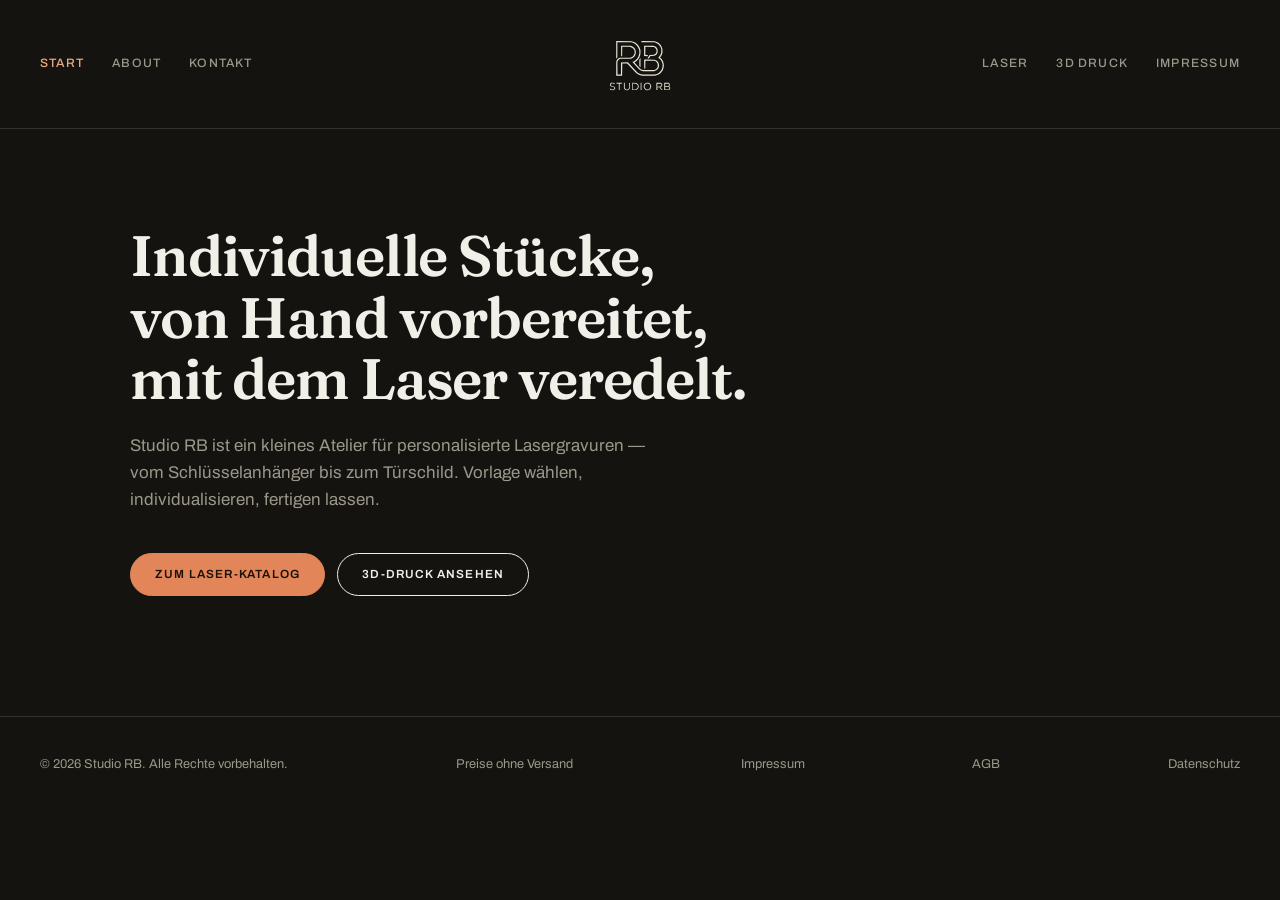
<file: index.html>
<!doctype html>
<html lang="de">
<head>
  <meta charset="utf-8">
  <meta name="viewport" content="width=device-width, initial-scale=1">
  <link rel="icon" type="image/svg+xml" href="assets/logo/rb-studio-favicon.svg">
  <title>Studio RB — Lasergravuren nach Maß</title>
  <link rel="stylesheet" href="assets/css/style.css">
</head>
<body>
  <header class="site-header">
    <button class="menu-toggle" id="menu-toggle" aria-label="Menü öffnen" aria-expanded="false">
      <span></span><span></span><span></span>
    </button>
    <nav class="site-nav nav-left">
      <a href="index.html" aria-current="page">Start</a>
      <a href="about.html">About</a>
      <a href="contact.html">Kontakt</a>
    </nav>
    <div class="brand-block">
      <a class="brand" href="index.html">
        <img class="brand-logo" src="assets/logo/rb-studio-logo.svg" alt="Studio RB">
      </a>
    </div>
    <nav class="site-nav nav-right">
      <a href="laser.html">Laser</a>
      <a href="3d-druck.html">3D Druck</a>
      <a href="impressum.html">Impressum</a>
    </nav>
    <nav class="mobile-nav" id="mobile-nav" hidden>
      <a href="index.html" aria-current="page">Start</a>
      <a href="about.html">About</a>
      <a href="contact.html">Kontakt</a>
      <a href="laser.html">Laser</a>
      <a href="3d-druck.html">3D Druck</a>
      <a href="impressum.html">Impressum</a>
    </nav>
  </header>

  <main class="home">
    <h1>Individuelle Stücke, von Hand vorbereitet, mit dem Laser veredelt.</h1>
    <p class="intro">Studio RB ist ein kleines Atelier für personalisierte Lasergravuren — vom Schlüsselanhänger bis zum Türschild. Vorlage wählen, individualisieren, fertigen lassen.</p>
    <div class="actions">
      <a class="btn primary" href="laser.html">Zum Laser-Katalog</a>
      <a class="btn" href="3d-druck.html">3D-Druck ansehen</a>
    </div>
  </main>

  <footer class="site-footer">
    <p>&copy; <span id="copyright-year"></span> Studio RB. Alle Rechte vorbehalten.</p>
    <p class="footer-note">Preise ohne Versand</p>
    <a href="impressum.html">Impressum</a>
    <a href="agb.html">AGB</a>
    <a href="datenschutz.html">Datenschutz</a>
  </footer>

  <script src="assets/js/nav.js"></script>
</body>
</html>
</file>
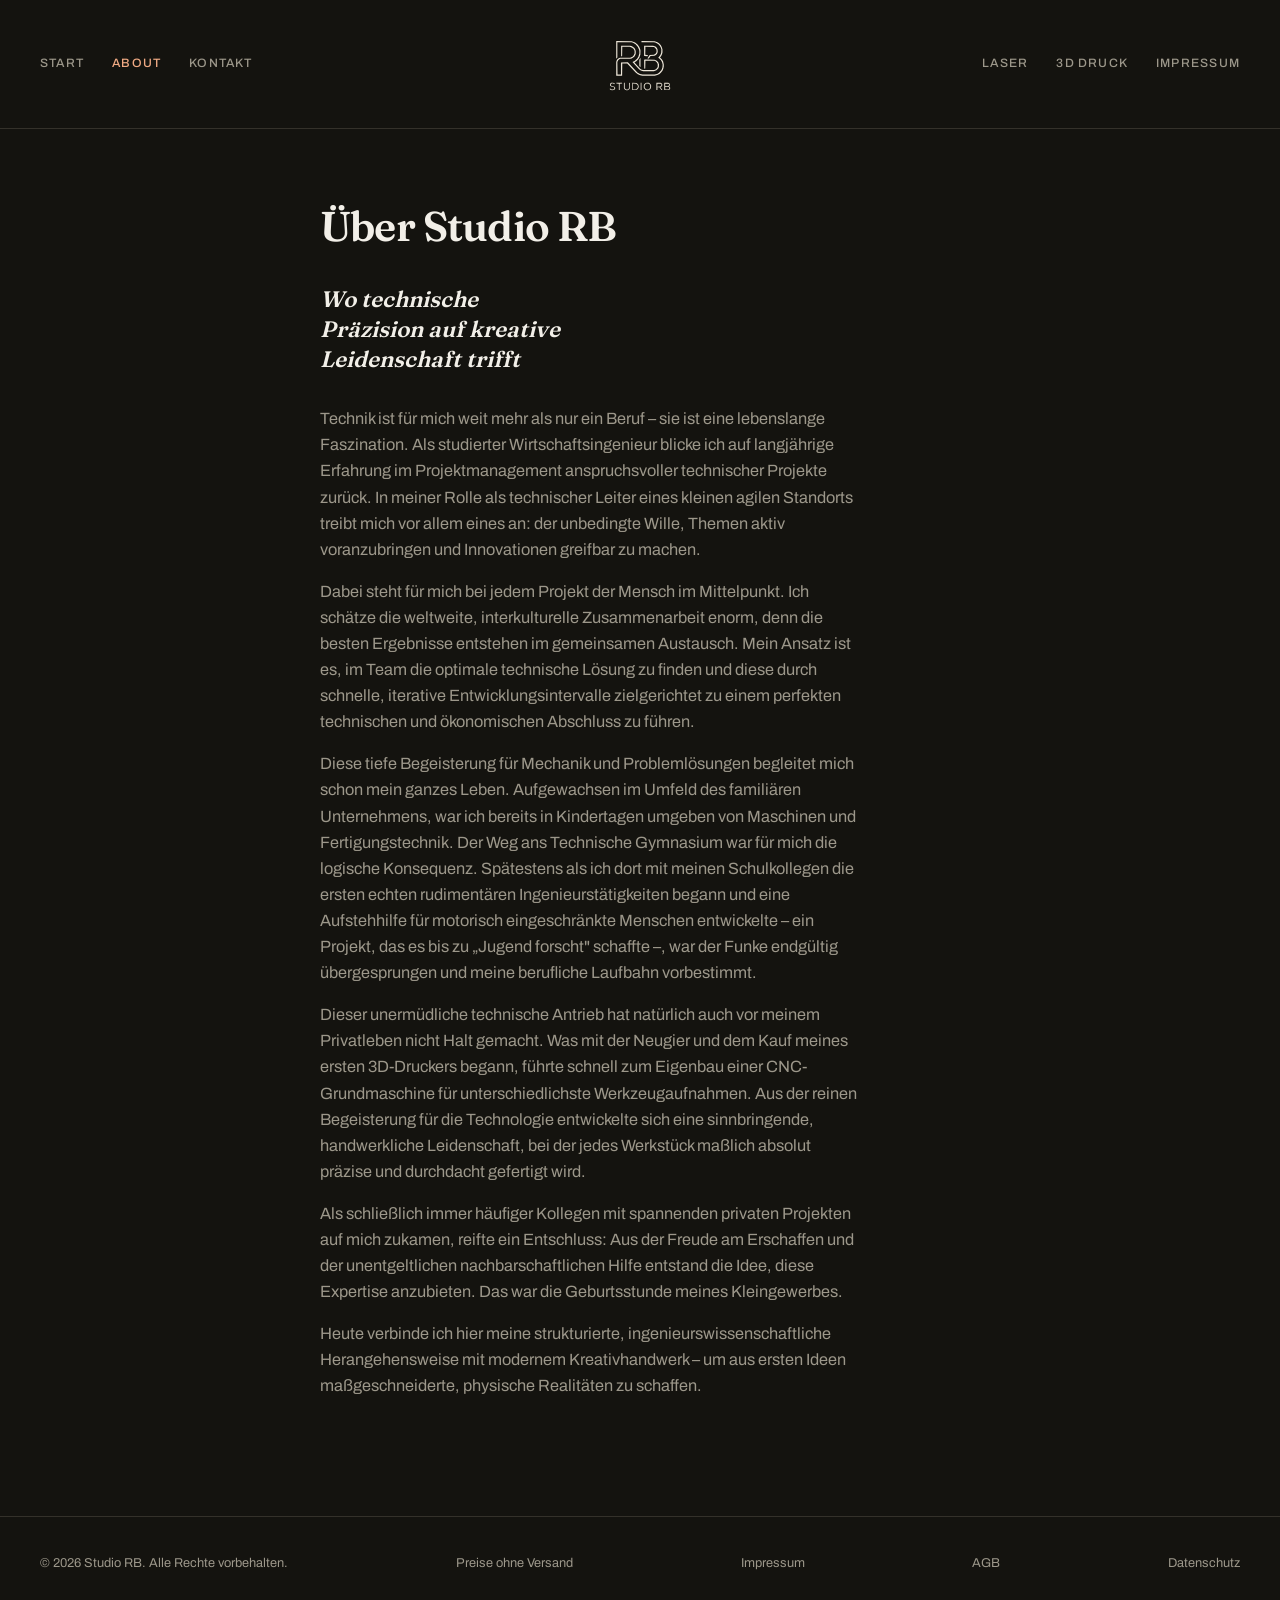
<file: about.html>
<!doctype html>
<html lang="de">
<head>
  <meta charset="utf-8">
  <meta name="viewport" content="width=device-width, initial-scale=1">
  <link rel="icon" type="image/svg+xml" href="assets/logo/rb-studio-favicon.svg">
  <title>About — Studio RB</title>
  <link rel="stylesheet" href="assets/css/style.css">
</head>
<body>
  <header class="site-header">
    <button class="menu-toggle" id="menu-toggle" aria-label="Menü öffnen" aria-expanded="false">
      <span></span><span></span><span></span>
    </button>
    <nav class="site-nav nav-left">
      <a href="index.html">Start</a>
      <a href="about.html" aria-current="page">About</a>
      <a href="contact.html">Kontakt</a>
    </nav>
    <div class="brand-block">
      <a class="brand" href="index.html">
        <img class="brand-logo" src="assets/logo/rb-studio-logo.svg" alt="Studio RB">
      </a>
    </div>
    <nav class="site-nav nav-right">
      <a href="laser.html">Laser</a>
      <a href="3d-druck.html">3D Druck</a>
      <a href="impressum.html">Impressum</a>
    </nav>
    <nav class="mobile-nav" id="mobile-nav" hidden>
      <a href="index.html">Start</a>
      <a href="about.html" aria-current="page">About</a>
      <a href="contact.html">Kontakt</a>
      <a href="laser.html">Laser</a>
      <a href="3d-druck.html">3D Druck</a>
      <a href="impressum.html">Impressum</a>
    </nav>
  </header>

  <main class="page">
    <h1>Über Studio RB</h1>
    <p class="lede">Wo technische Präzision auf kreative Leidenschaft trifft</p>

    <p>Technik ist für mich weit mehr als nur ein Beruf – sie ist eine lebenslange Faszination. Als studierter Wirtschaftsingenieur blicke ich auf langjährige Erfahrung im Projektmanagement anspruchsvoller technischer Projekte zurück. In meiner Rolle als technischer Leiter eines kleinen agilen Standorts treibt mich vor allem eines an: der unbedingte Wille, Themen aktiv voranzubringen und Innovationen greifbar zu machen.</p>

    <p>Dabei steht für mich bei jedem Projekt der Mensch im Mittelpunkt. Ich schätze die weltweite, interkulturelle Zusammenarbeit enorm, denn die besten Ergebnisse entstehen im gemeinsamen Austausch. Mein Ansatz ist es, im Team die optimale technische Lösung zu finden und diese durch schnelle, iterative Entwicklungsintervalle zielgerichtet zu einem perfekten technischen und ökonomischen Abschluss zu führen.</p>

    <p>Diese tiefe Begeisterung für Mechanik und Problemlösungen begleitet mich schon mein ganzes Leben. Aufgewachsen im Umfeld des familiären Unternehmens, war ich bereits in Kindertagen umgeben von Maschinen und Fertigungstechnik. Der Weg ans Technische Gymnasium war für mich die logische Konsequenz. Spätestens als ich dort mit meinen Schulkollegen die ersten echten rudimentären Ingenieurstätigkeiten begann und eine Aufstehhilfe für motorisch eingeschränkte Menschen entwickelte – ein Projekt, das es bis zu „Jugend forscht" schaffte –, war der Funke endgültig übergesprungen und meine berufliche Laufbahn vorbestimmt.</p>

    <p>Dieser unermüdliche technische Antrieb hat natürlich auch vor meinem Privatleben nicht Halt gemacht. Was mit der Neugier und dem Kauf meines ersten 3D-Druckers begann, führte schnell zum Eigenbau einer CNC-Grundmaschine für unterschiedlichste Werkzeugaufnahmen. Aus der reinen Begeisterung für die Technologie entwickelte sich eine sinnbringende, handwerkliche Leidenschaft, bei der jedes Werkstück maßlich absolut präzise und durchdacht gefertigt wird.</p>

    <p>Als schließlich immer häufiger Kollegen mit spannenden privaten Projekten auf mich zukamen, reifte ein Entschluss: Aus der Freude am Erschaffen und der unentgeltlichen nachbarschaftlichen Hilfe entstand die Idee, diese Expertise anzubieten. Das war die Geburtsstunde meines Kleingewerbes.</p>

    <p>Heute verbinde ich hier meine strukturierte, ingenieurswissenschaftliche Herangehensweise mit modernem Kreativhandwerk – um aus ersten Ideen maßgeschneiderte, physische Realitäten zu schaffen.</p>
  </main>

  <footer class="site-footer">
    <p>&copy; <span id="copyright-year"></span> Studio RB. Alle Rechte vorbehalten.</p>
    <p class="footer-note">Preise ohne Versand</p>
    <a href="impressum.html">Impressum</a>
    <a href="agb.html">AGB</a>
    <a href="datenschutz.html">Datenschutz</a>
  </footer>

  <script src="assets/js/nav.js"></script>
</body>
</html>
</file>
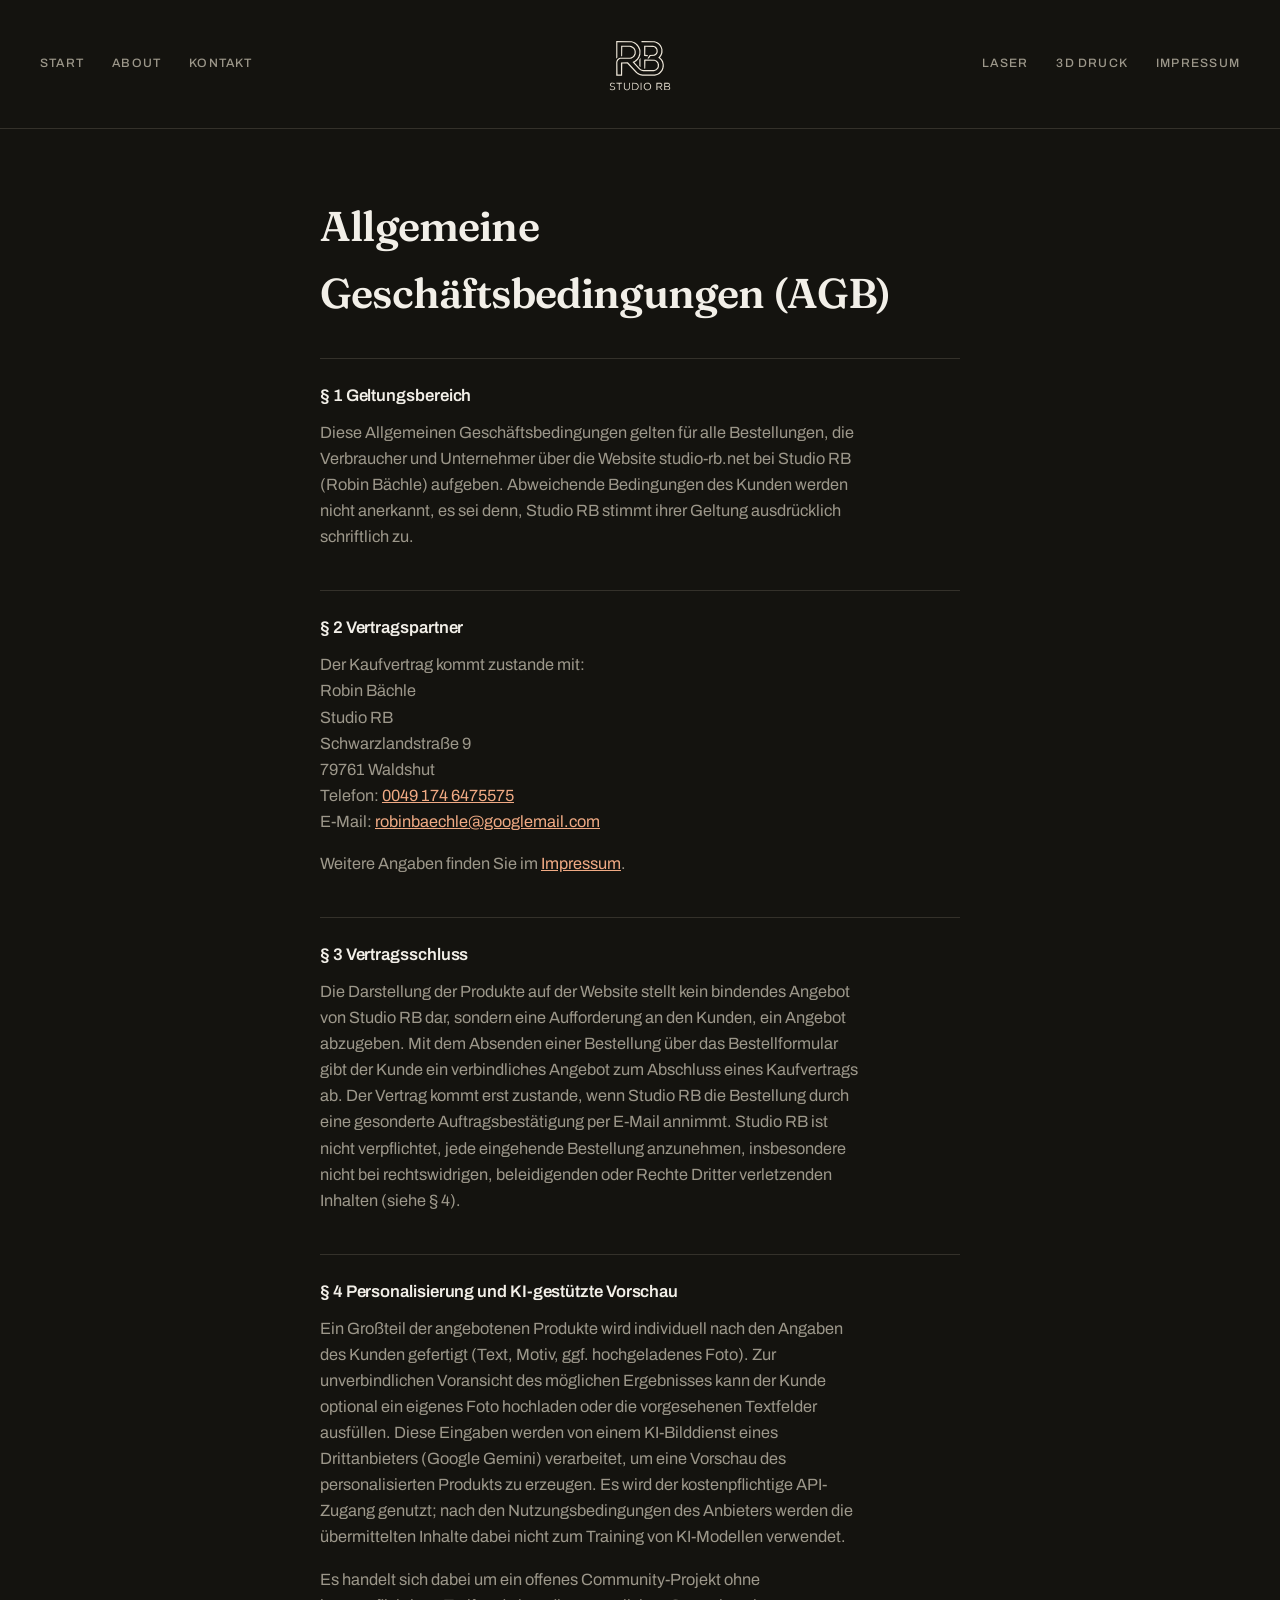
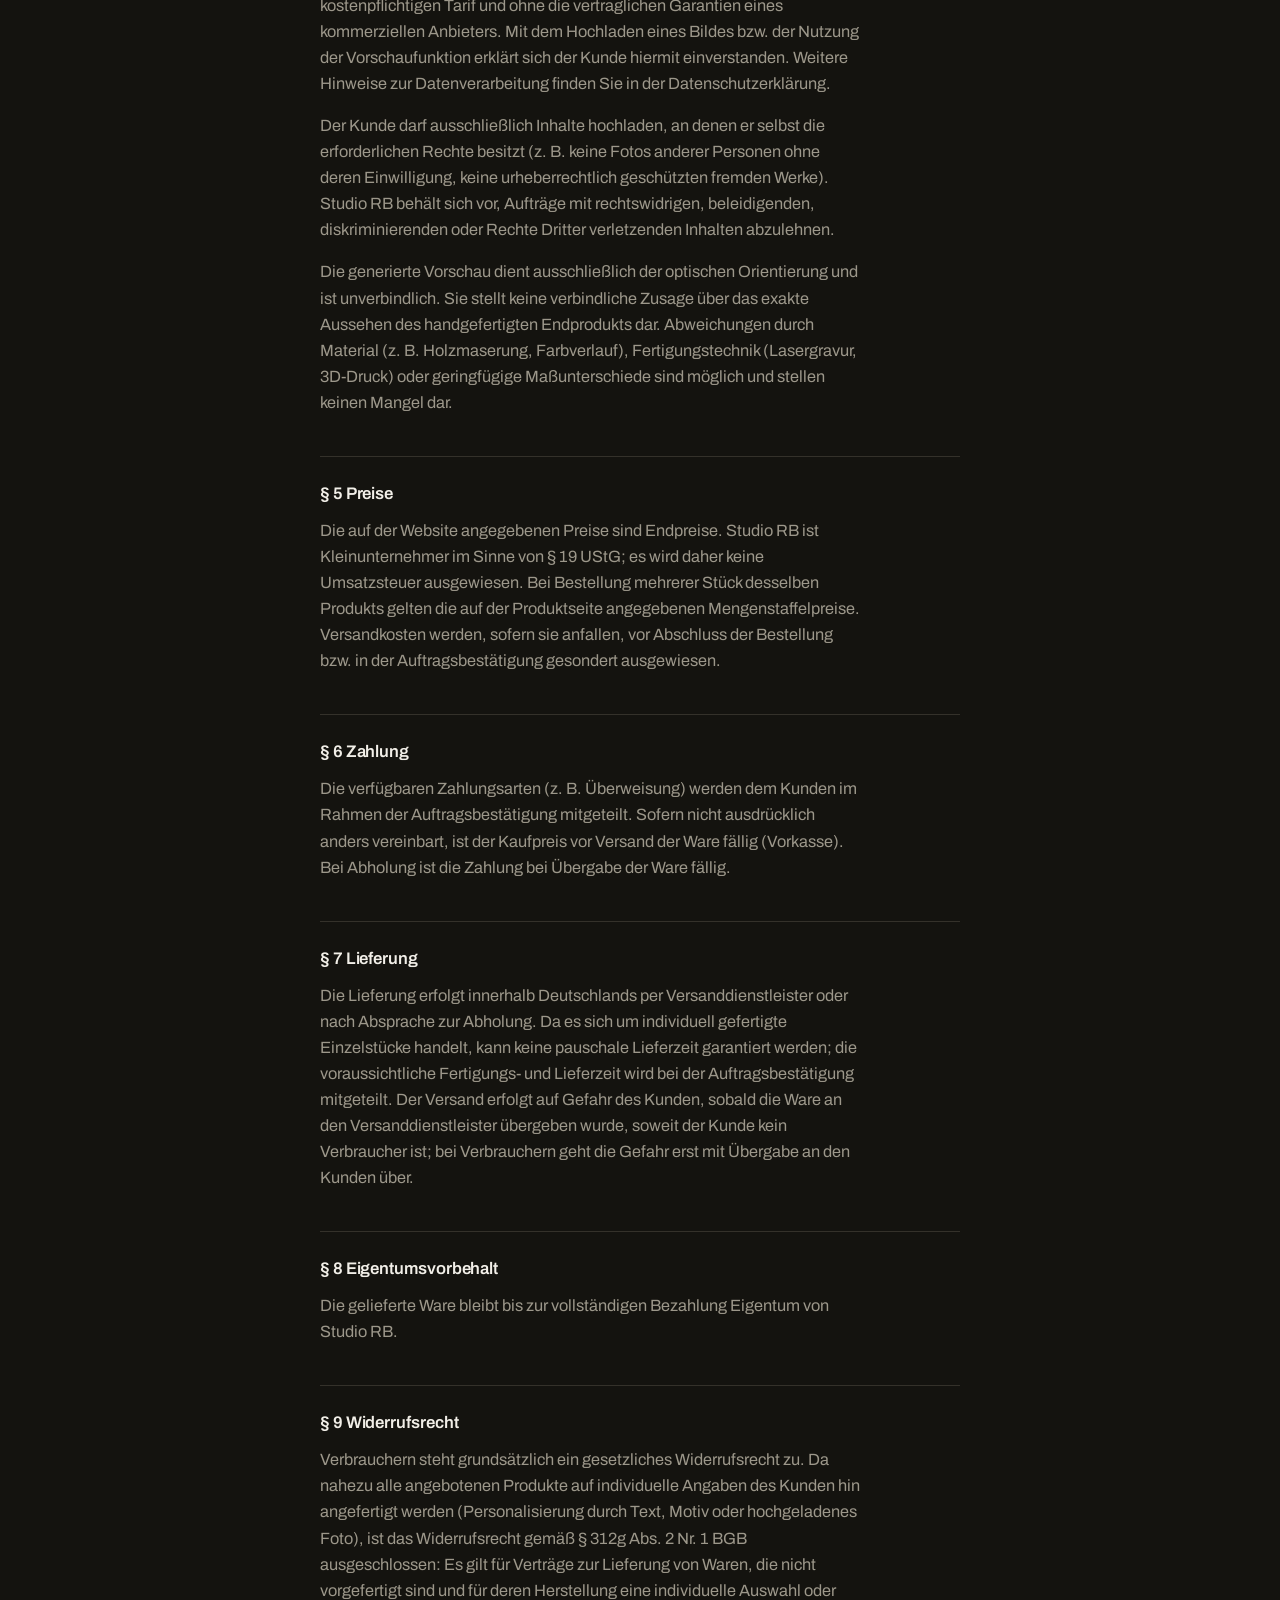
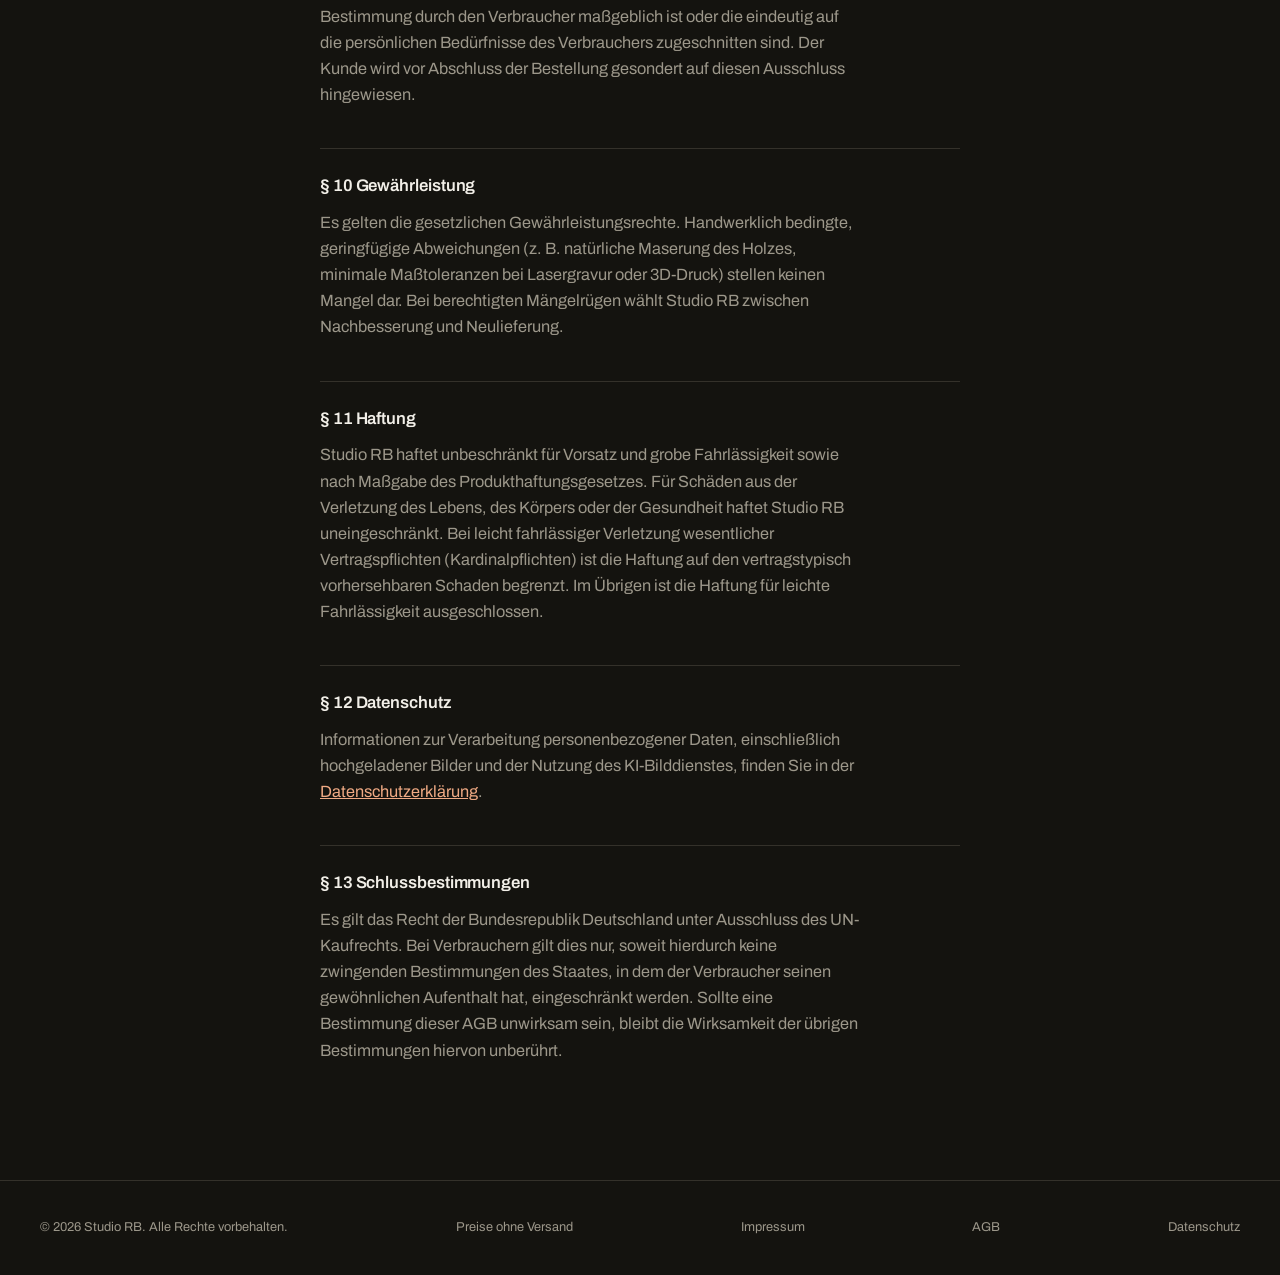
<file: agb.html>
<!doctype html>
<html lang="de">
<head>
  <meta charset="utf-8">
  <meta name="viewport" content="width=device-width, initial-scale=1">
  <link rel="icon" type="image/svg+xml" href="assets/logo/rb-studio-favicon.svg">
  <title>AGB — Studio RB</title>
  <link rel="stylesheet" href="assets/css/style.css">
</head>
<body>
  <header class="site-header">
    <button class="menu-toggle" id="menu-toggle" aria-label="Menü öffnen" aria-expanded="false">
      <span></span><span></span><span></span>
    </button>
    <nav class="site-nav nav-left">
      <a href="index.html">Start</a>
      <a href="about.html">About</a>
      <a href="contact.html">Kontakt</a>
    </nav>
    <div class="brand-block">
      <a class="brand" href="index.html">
        <img class="brand-logo" src="assets/logo/rb-studio-logo.svg" alt="Studio RB">
      </a>
    </div>
    <nav class="site-nav nav-right">
      <a href="laser.html">Laser</a>
      <a href="3d-druck.html">3D Druck</a>
      <a href="impressum.html">Impressum</a>
    </nav>
    <nav class="mobile-nav" id="mobile-nav" hidden>
      <a href="index.html">Start</a>
      <a href="about.html">About</a>
      <a href="contact.html">Kontakt</a>
      <a href="laser.html">Laser</a>
      <a href="3d-druck.html">3D Druck</a>
      <a href="impressum.html">Impressum</a>
      <a href="agb.html" aria-current="page">AGB</a>
      <a href="datenschutz.html">Datenschutz</a>
    </nav>
  </header>

  <main class="page">
    <h1>Allgemeine Geschäftsbedingungen (AGB)</h1>

    <h2>§ 1 Geltungsbereich</h2>
    <p>Diese Allgemeinen Geschäftsbedingungen gelten für alle Bestellungen, die Verbraucher und Unternehmer über die Website studio-rb.net bei Studio RB (Robin Bächle) aufgeben. Abweichende Bedingungen des Kunden werden nicht anerkannt, es sei denn, Studio RB stimmt ihrer Geltung ausdrücklich schriftlich zu.</p>

    <h2>§ 2 Vertragspartner</h2>
    <address>
      Der Kaufvertrag kommt zustande mit:<br>
      Robin Bächle<br>
      Studio RB<br>
      Schwarzlandstraße 9<br>
      79761 Waldshut<br>
      Telefon: <a href="tel:+491746475575">0049 174 6475575</a><br>
      E-Mail: <a href="mailto:robinbaechle@googlemail.com">robinbaechle@googlemail.com</a>
    </address>
    <p>Weitere Angaben finden Sie im <a href="impressum.html">Impressum</a>.</p>

    <h2>§ 3 Vertragsschluss</h2>
    <p>Die Darstellung der Produkte auf der Website stellt kein bindendes Angebot von Studio RB dar, sondern eine Aufforderung an den Kunden, ein Angebot abzugeben. Mit dem Absenden einer Bestellung über das Bestellformular gibt der Kunde ein verbindliches Angebot zum Abschluss eines Kaufvertrags ab. Der Vertrag kommt erst zustande, wenn Studio RB die Bestellung durch eine gesonderte Auftragsbestätigung per E-Mail annimmt. Studio RB ist nicht verpflichtet, jede eingehende Bestellung anzunehmen, insbesondere nicht bei rechtswidrigen, beleidigenden oder Rechte Dritter verletzenden Inhalten (siehe § 4).</p>

    <h2>§ 4 Personalisierung und KI-gestützte Vorschau</h2>
    <p>Ein Großteil der angebotenen Produkte wird individuell nach den Angaben des Kunden gefertigt (Text, Motiv, ggf. hochgeladenes Foto). Zur unverbindlichen Voransicht des möglichen Ergebnisses kann der Kunde optional ein eigenes Foto hochladen oder die vorgesehenen Textfelder ausfüllen. Diese Eingaben werden von einem KI-Bilddienst eines Drittanbieters (Google Gemini) verarbeitet, um eine Vorschau des personalisierten Produkts zu erzeugen. Es wird der kostenpflichtige API-Zugang genutzt; nach den Nutzungsbedingungen des Anbieters werden die übermittelten Inhalte dabei nicht zum Training von KI-Modellen verwendet.</p>
    <p>Es handelt sich dabei um ein offenes Community-Projekt ohne kostenpflichtigen Tarif und ohne die vertraglichen Garantien eines kommerziellen Anbieters. Mit dem Hochladen eines Bildes bzw. der Nutzung der Vorschaufunktion erklärt sich der Kunde hiermit einverstanden. Weitere Hinweise zur Datenverarbeitung finden Sie in der Datenschutzerklärung.</p>
    <p>Der Kunde darf ausschließlich Inhalte hochladen, an denen er selbst die erforderlichen Rechte besitzt (z. B. keine Fotos anderer Personen ohne deren Einwilligung, keine urheberrechtlich geschützten fremden Werke). Studio RB behält sich vor, Aufträge mit rechtswidrigen, beleidigenden, diskriminierenden oder Rechte Dritter verletzenden Inhalten abzulehnen.</p>
    <p>Die generierte Vorschau dient ausschließlich der optischen Orientierung und ist unverbindlich. Sie stellt keine verbindliche Zusage über das exakte Aussehen des handgefertigten Endprodukts dar. Abweichungen durch Material (z. B. Holzmaserung, Farbverlauf), Fertigungstechnik (Lasergravur, 3D-Druck) oder geringfügige Maßunterschiede sind möglich und stellen keinen Mangel dar.</p>

    <h2>§ 5 Preise</h2>
    <p>Die auf der Website angegebenen Preise sind Endpreise. Studio RB ist Kleinunternehmer im Sinne von § 19 UStG; es wird daher keine Umsatzsteuer ausgewiesen. Bei Bestellung mehrerer Stück desselben Produkts gelten die auf der Produktseite angegebenen Mengenstaffelpreise. Versandkosten werden, sofern sie anfallen, vor Abschluss der Bestellung bzw. in der Auftragsbestätigung gesondert ausgewiesen.</p>

    <h2>§ 6 Zahlung</h2>
    <p>Die verfügbaren Zahlungsarten (z. B. Überweisung) werden dem Kunden im Rahmen der Auftragsbestätigung mitgeteilt. Sofern nicht ausdrücklich anders vereinbart, ist der Kaufpreis vor Versand der Ware fällig (Vorkasse). Bei Abholung ist die Zahlung bei Übergabe der Ware fällig.</p>

    <h2>§ 7 Lieferung</h2>
    <p>Die Lieferung erfolgt innerhalb Deutschlands per Versanddienstleister oder nach Absprache zur Abholung. Da es sich um individuell gefertigte Einzelstücke handelt, kann keine pauschale Lieferzeit garantiert werden; die voraussichtliche Fertigungs- und Lieferzeit wird bei der Auftragsbestätigung mitgeteilt. Der Versand erfolgt auf Gefahr des Kunden, sobald die Ware an den Versanddienstleister übergeben wurde, soweit der Kunde kein Verbraucher ist; bei Verbrauchern geht die Gefahr erst mit Übergabe an den Kunden über.</p>

    <h2>§ 8 Eigentumsvorbehalt</h2>
    <p>Die gelieferte Ware bleibt bis zur vollständigen Bezahlung Eigentum von Studio RB.</p>

    <h2>§ 9 Widerrufsrecht</h2>
    <p>Verbrauchern steht grundsätzlich ein gesetzliches Widerrufsrecht zu. Da nahezu alle angebotenen Produkte auf individuelle Angaben des Kunden hin angefertigt werden (Personalisierung durch Text, Motiv oder hochgeladenes Foto), ist das Widerrufsrecht gemäß § 312g Abs. 2 Nr. 1 BGB ausgeschlossen: Es gilt für Verträge zur Lieferung von Waren, die nicht vorgefertigt sind und für deren Herstellung eine individuelle Auswahl oder Bestimmung durch den Verbraucher maßgeblich ist oder die eindeutig auf die persönlichen Bedürfnisse des Verbrauchers zugeschnitten sind. Der Kunde wird vor Abschluss der Bestellung gesondert auf diesen Ausschluss hingewiesen.</p>

    <h2>§ 10 Gewährleistung</h2>
    <p>Es gelten die gesetzlichen Gewährleistungsrechte. Handwerklich bedingte, geringfügige Abweichungen (z. B. natürliche Maserung des Holzes, minimale Maßtoleranzen bei Lasergravur oder 3D-Druck) stellen keinen Mangel dar. Bei berechtigten Mängelrügen wählt Studio RB zwischen Nachbesserung und Neulieferung.</p>

    <h2>§ 11 Haftung</h2>
    <p>Studio RB haftet unbeschränkt für Vorsatz und grobe Fahrlässigkeit sowie nach Maßgabe des Produkthaftungsgesetzes. Für Schäden aus der Verletzung des Lebens, des Körpers oder der Gesundheit haftet Studio RB uneingeschränkt. Bei leicht fahrlässiger Verletzung wesentlicher Vertragspflichten (Kardinalpflichten) ist die Haftung auf den vertragstypisch vorhersehbaren Schaden begrenzt. Im Übrigen ist die Haftung für leichte Fahrlässigkeit ausgeschlossen.</p>

    <h2>§ 12 Datenschutz</h2>
    <p>Informationen zur Verarbeitung personenbezogener Daten, einschließlich hochgeladener Bilder und der Nutzung des KI-Bilddienstes, finden Sie in der <a href="datenschutz.html">Datenschutzerklärung</a>.</p>

    <h2>§ 13 Schlussbestimmungen</h2>
    <p>Es gilt das Recht der Bundesrepublik Deutschland unter Ausschluss des UN-Kaufrechts. Bei Verbrauchern gilt dies nur, soweit hierdurch keine zwingenden Bestimmungen des Staates, in dem der Verbraucher seinen gewöhnlichen Aufenthalt hat, eingeschränkt werden. Sollte eine Bestimmung dieser AGB unwirksam sein, bleibt die Wirksamkeit der übrigen Bestimmungen hiervon unberührt.</p>
  </main>

  <footer class="site-footer">
    <p>&copy; <span id="copyright-year"></span> Studio RB. Alle Rechte vorbehalten.</p>
    <p class="footer-note">Preise ohne Versand</p>
    <a href="impressum.html">Impressum</a>
    <a href="agb.html">AGB</a>
    <a href="datenschutz.html">Datenschutz</a>
  </footer>

  <script src="assets/js/nav.js"></script>
</body>
</html>
</file>
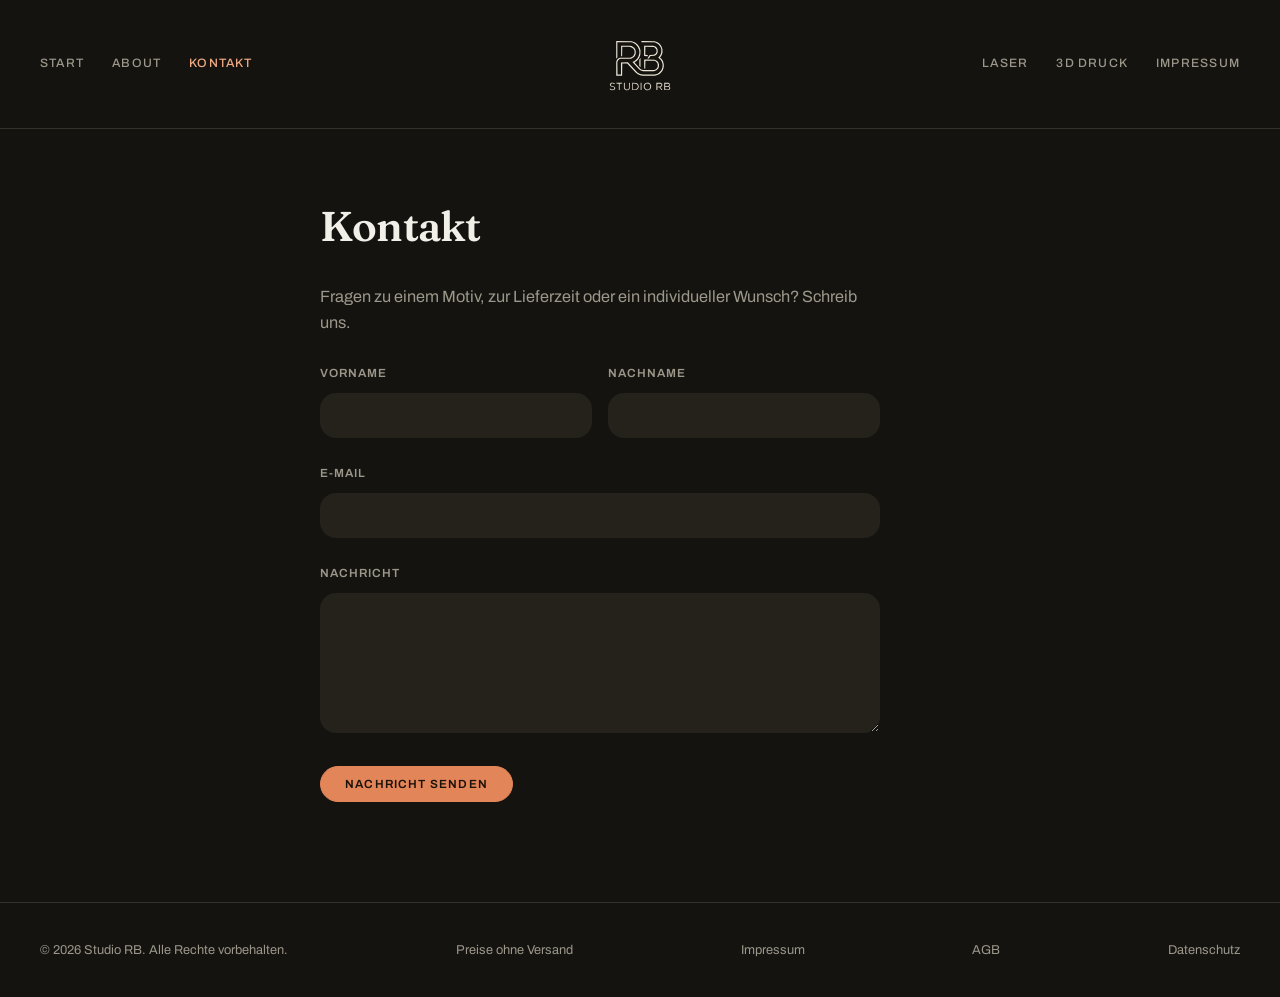
<file: contact.html>
<!doctype html>
<html lang="de">
<head>
  <meta charset="utf-8">
  <meta name="viewport" content="width=device-width, initial-scale=1">
  <link rel="icon" type="image/svg+xml" href="assets/logo/rb-studio-favicon.svg">
  <title>Contact — Studio RB</title>
  <link rel="stylesheet" href="assets/css/style.css">
</head>
<body>
  <header class="site-header">
    <button class="menu-toggle" id="menu-toggle" aria-label="Menü öffnen" aria-expanded="false">
      <span></span><span></span><span></span>
    </button>
    <nav class="site-nav nav-left">
      <a href="index.html">Start</a>
      <a href="about.html">About</a>
      <a href="contact.html" aria-current="page">Kontakt</a>
    </nav>
    <div class="brand-block">
      <a class="brand" href="index.html">
        <img class="brand-logo" src="assets/logo/rb-studio-logo.svg" alt="Studio RB">
      </a>
    </div>
    <nav class="site-nav nav-right">
      <a href="laser.html">Laser</a>
      <a href="3d-druck.html">3D Druck</a>
      <a href="impressum.html">Impressum</a>
    </nav>
    <nav class="mobile-nav" id="mobile-nav" hidden>
      <a href="index.html">Start</a>
      <a href="about.html">About</a>
      <a href="contact.html" aria-current="page">Kontakt</a>
      <a href="laser.html">Laser</a>
      <a href="3d-druck.html">3D Druck</a>
      <a href="impressum.html">Impressum</a>
    </nav>
  </header>

  <main class="page">
    <h1>Kontakt</h1>
    <p>Fragen zu einem Motiv, zur Lieferzeit oder ein individueller Wunsch? Schreib uns.</p>

    <form class="contact-form" id="contact-form">
      <div class="form-row">
        <div class="field">
          <label for="first-name">Vorname</label>
          <input type="text" id="first-name" name="firstName" required>
        </div>
        <div class="field">
          <label for="last-name">Nachname</label>
          <input type="text" id="last-name" name="lastName" required>
        </div>
      </div>

      <div class="field">
        <label for="email">E-Mail</label>
        <input type="email" id="email" name="email" required>
      </div>

      <div class="field">
        <label for="message">Nachricht</label>
        <textarea id="message" name="message" rows="6" required></textarea>
      </div>

      <div class="actions">
        <button class="btn primary" type="submit">Nachricht senden</button>
      </div>
    </form>

    <p class="form-status" id="form-status" hidden></p>
  </main>

  <footer class="site-footer">
    <p>&copy; <span id="copyright-year"></span> Studio RB. Alle Rechte vorbehalten.</p>
    <p class="footer-note">Preise ohne Versand</p>
    <a href="impressum.html">Impressum</a>
    <a href="agb.html">AGB</a>
    <a href="datenschutz.html">Datenschutz</a>
  </footer>

  <script src="assets/js/contact.js"></script>
  <script src="assets/js/nav.js"></script>
</body>
</html>
</file>
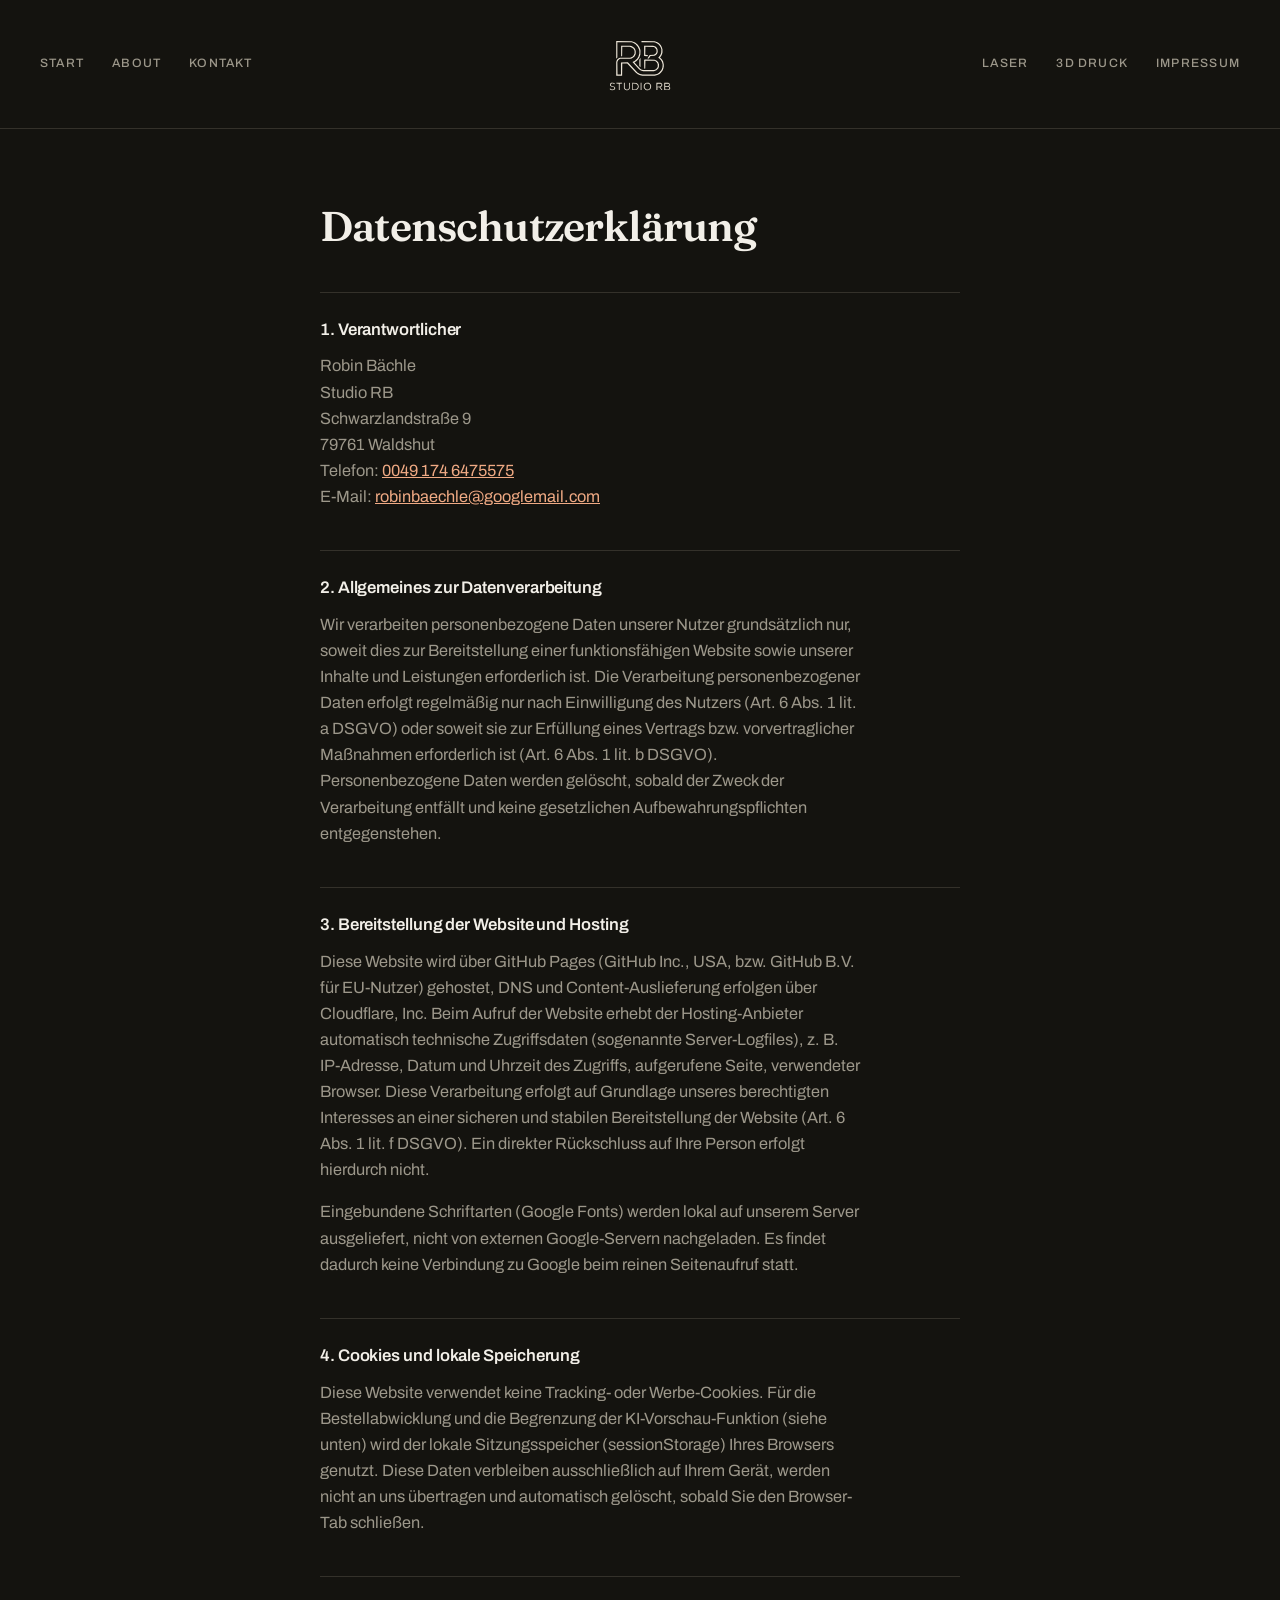
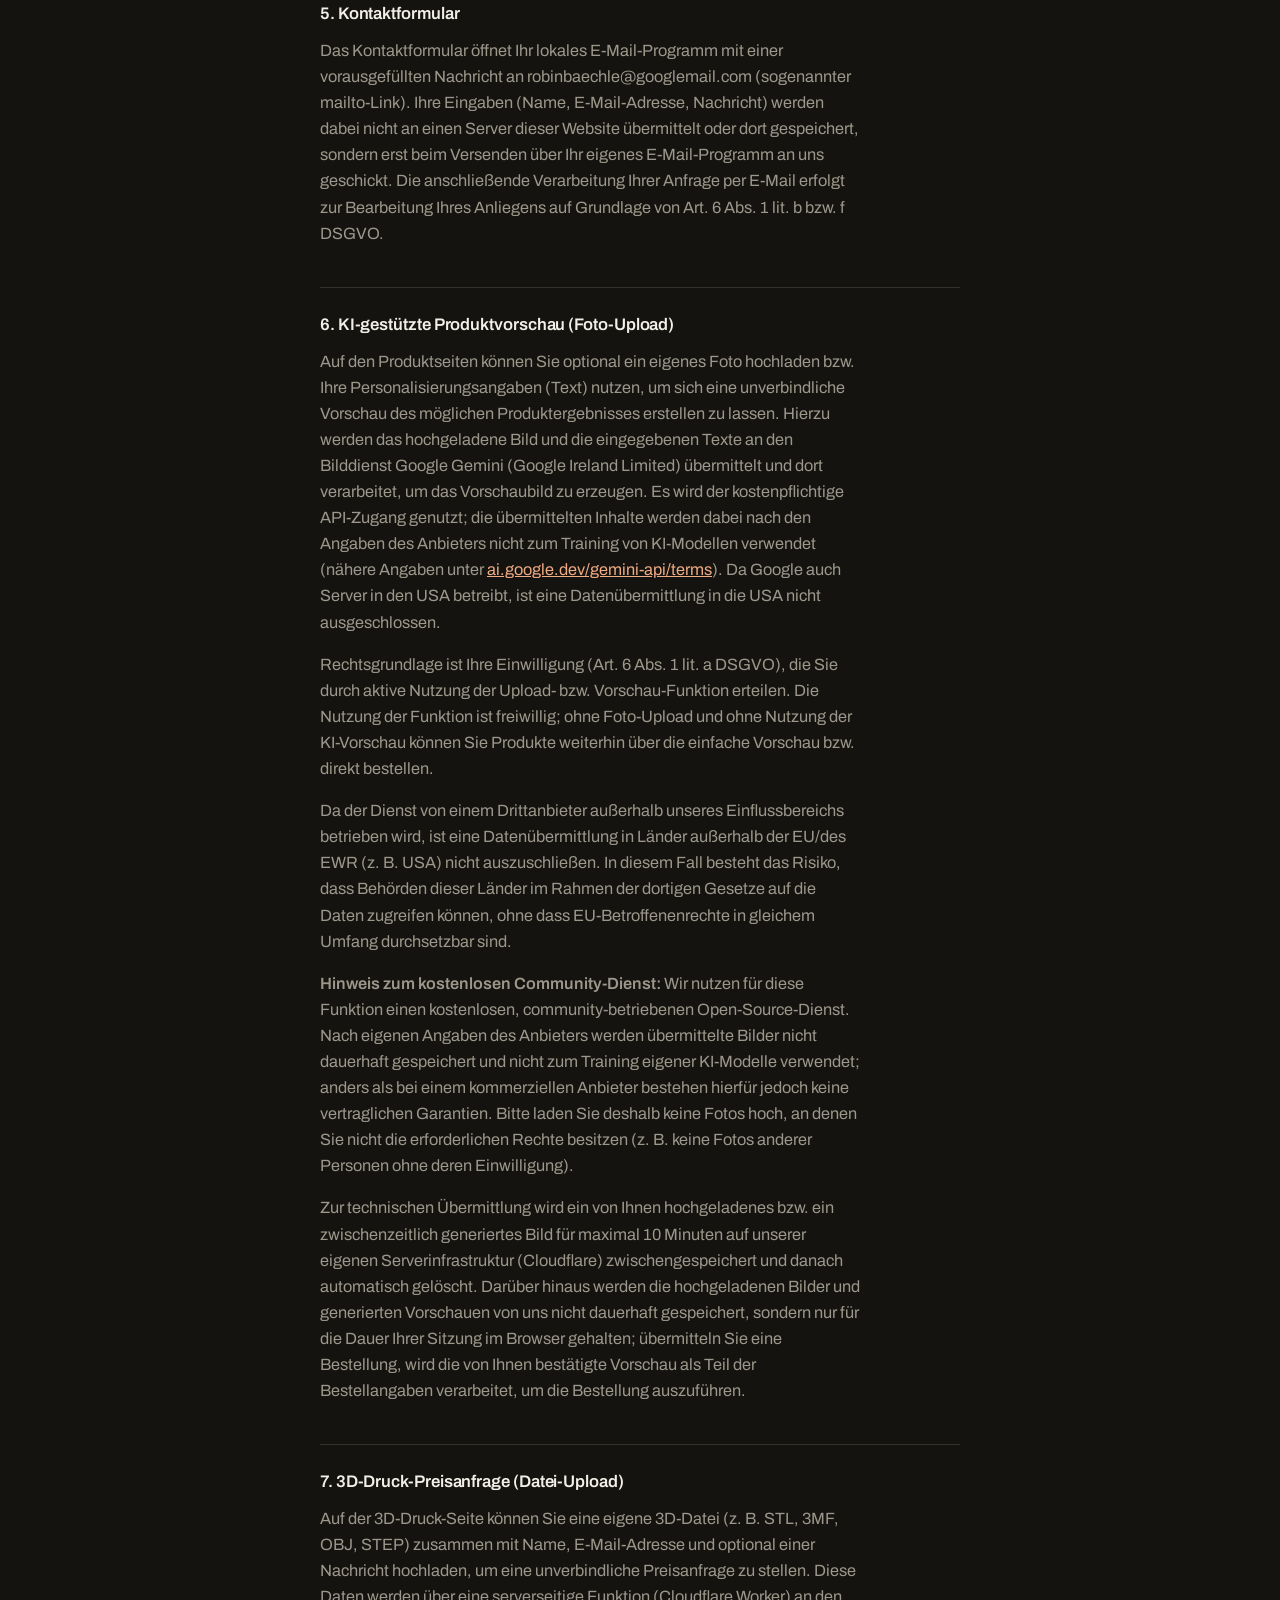
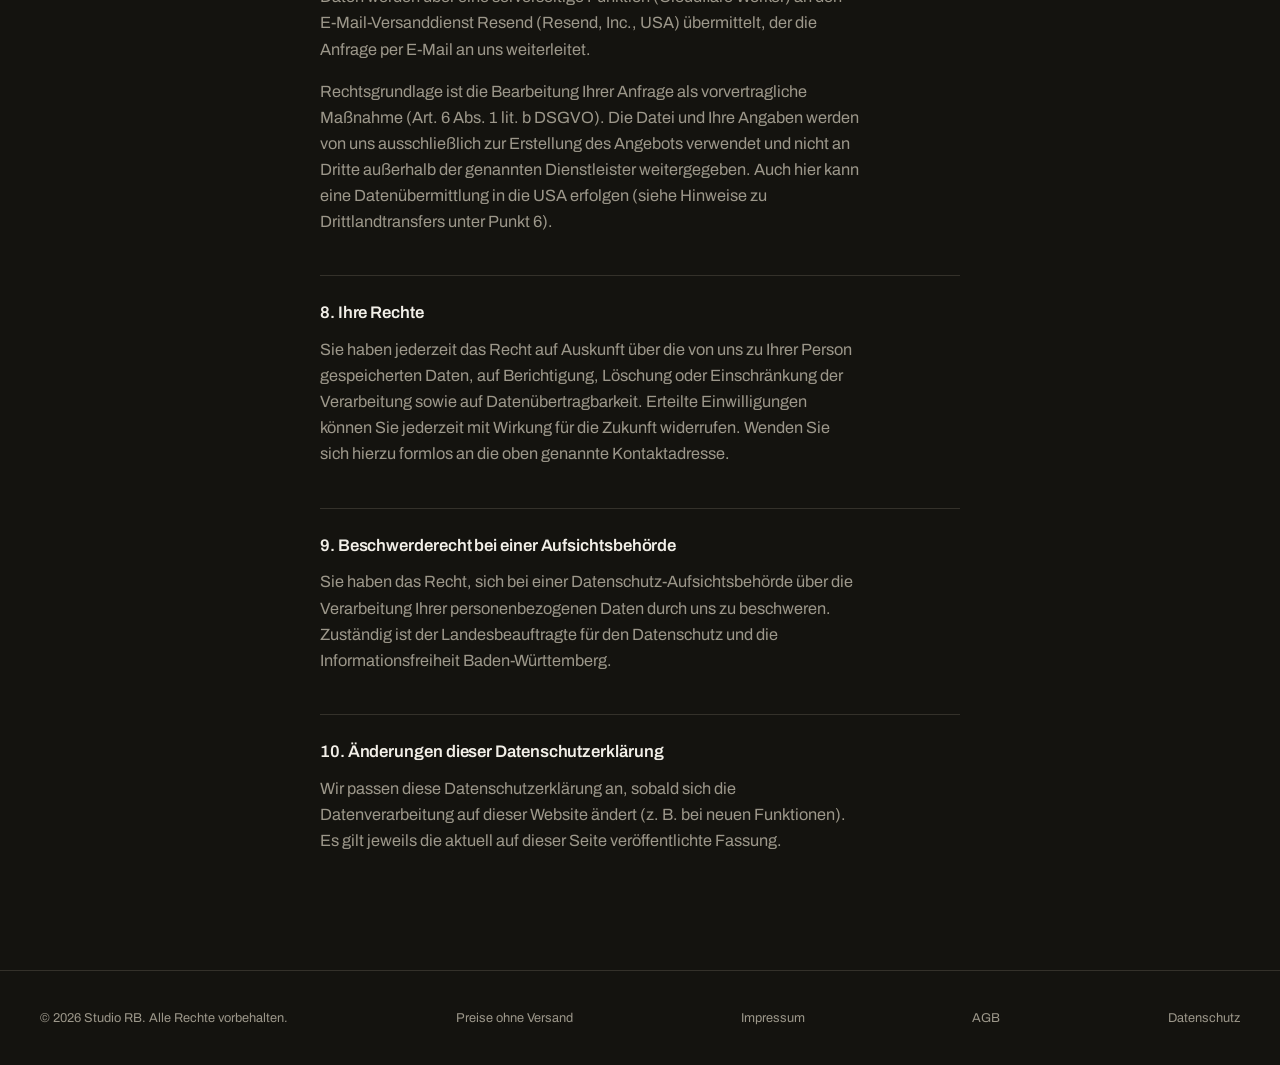
<file: datenschutz.html>
<!doctype html>
<html lang="de">
<head>
  <meta charset="utf-8">
  <meta name="viewport" content="width=device-width, initial-scale=1">
  <link rel="icon" type="image/svg+xml" href="assets/logo/rb-studio-favicon.svg">
  <title>Datenschutzerklärung — Studio RB</title>
  <link rel="stylesheet" href="assets/css/style.css">
</head>
<body>
  <header class="site-header">
    <button class="menu-toggle" id="menu-toggle" aria-label="Menü öffnen" aria-expanded="false">
      <span></span><span></span><span></span>
    </button>
    <nav class="site-nav nav-left">
      <a href="index.html">Start</a>
      <a href="about.html">About</a>
      <a href="contact.html">Kontakt</a>
    </nav>
    <div class="brand-block">
      <a class="brand" href="index.html">
        <img class="brand-logo" src="assets/logo/rb-studio-logo.svg" alt="Studio RB">
      </a>
    </div>
    <nav class="site-nav nav-right">
      <a href="laser.html">Laser</a>
      <a href="3d-druck.html">3D Druck</a>
      <a href="impressum.html">Impressum</a>
    </nav>
    <nav class="mobile-nav" id="mobile-nav" hidden>
      <a href="index.html">Start</a>
      <a href="about.html">About</a>
      <a href="contact.html">Kontakt</a>
      <a href="laser.html">Laser</a>
      <a href="3d-druck.html">3D Druck</a>
      <a href="impressum.html">Impressum</a>
      <a href="agb.html">AGB</a>
      <a href="datenschutz.html" aria-current="page">Datenschutz</a>
    </nav>
  </header>

  <main class="page">
    <h1>Datenschutzerklärung</h1>

    <h2>1. Verantwortlicher</h2>
    <address>
      Robin Bächle<br>
      Studio RB<br>
      Schwarzlandstraße 9<br>
      79761 Waldshut<br>
      Telefon: <a href="tel:+491746475575">0049 174 6475575</a><br>
      E-Mail: <a href="mailto:robinbaechle@googlemail.com">robinbaechle@googlemail.com</a>
    </address>

    <h2>2. Allgemeines zur Datenverarbeitung</h2>
    <p>Wir verarbeiten personenbezogene Daten unserer Nutzer grundsätzlich nur, soweit dies zur Bereitstellung einer funktionsfähigen Website sowie unserer Inhalte und Leistungen erforderlich ist. Die Verarbeitung personenbezogener Daten erfolgt regelmäßig nur nach Einwilligung des Nutzers (Art. 6 Abs. 1 lit. a DSGVO) oder soweit sie zur Erfüllung eines Vertrags bzw. vorvertraglicher Maßnahmen erforderlich ist (Art. 6 Abs. 1 lit. b DSGVO). Personenbezogene Daten werden gelöscht, sobald der Zweck der Verarbeitung entfällt und keine gesetzlichen Aufbewahrungspflichten entgegenstehen.</p>

    <h2>3. Bereitstellung der Website und Hosting</h2>
    <p>Diese Website wird über GitHub Pages (GitHub Inc., USA, bzw. GitHub B.V. für EU-Nutzer) gehostet, DNS und Content-Auslieferung erfolgen über Cloudflare, Inc. Beim Aufruf der Website erhebt der Hosting-Anbieter automatisch technische Zugriffsdaten (sogenannte Server-Logfiles), z. B. IP-Adresse, Datum und Uhrzeit des Zugriffs, aufgerufene Seite, verwendeter Browser. Diese Verarbeitung erfolgt auf Grundlage unseres berechtigten Interesses an einer sicheren und stabilen Bereitstellung der Website (Art. 6 Abs. 1 lit. f DSGVO). Ein direkter Rückschluss auf Ihre Person erfolgt hierdurch nicht.</p>
    <p>Eingebundene Schriftarten (Google Fonts) werden lokal auf unserem Server ausgeliefert, nicht von externen Google-Servern nachgeladen. Es findet dadurch keine Verbindung zu Google beim reinen Seitenaufruf statt.</p>

    <h2>4. Cookies und lokale Speicherung</h2>
    <p>Diese Website verwendet keine Tracking- oder Werbe-Cookies. Für die Bestellabwicklung und die Begrenzung der KI-Vorschau-Funktion (siehe unten) wird der lokale Sitzungsspeicher (sessionStorage) Ihres Browsers genutzt. Diese Daten verbleiben ausschließlich auf Ihrem Gerät, werden nicht an uns übertragen und automatisch gelöscht, sobald Sie den Browser-Tab schließen.</p>

    <h2>5. Kontaktformular</h2>
    <p>Das Kontaktformular öffnet Ihr lokales E-Mail-Programm mit einer vorausgefüllten Nachricht an robinbaechle@googlemail.com (sogenannter mailto-Link). Ihre Eingaben (Name, E-Mail-Adresse, Nachricht) werden dabei nicht an einen Server dieser Website übermittelt oder dort gespeichert, sondern erst beim Versenden über Ihr eigenes E-Mail-Programm an uns geschickt. Die anschließende Verarbeitung Ihrer Anfrage per E-Mail erfolgt zur Bearbeitung Ihres Anliegens auf Grundlage von Art. 6 Abs. 1 lit. b bzw. f DSGVO.</p>

    <h2>6. KI-gestützte Produktvorschau (Foto-Upload)</h2>
    <p>Auf den Produktseiten können Sie optional ein eigenes Foto hochladen bzw. Ihre Personalisierungsangaben (Text) nutzen, um sich eine unverbindliche Vorschau des möglichen Produktergebnisses erstellen zu lassen. Hierzu werden das hochgeladene Bild und die eingegebenen Texte an den Bilddienst Google Gemini (Google Ireland Limited) übermittelt und dort verarbeitet, um das Vorschaubild zu erzeugen. Es wird der kostenpflichtige API-Zugang genutzt; die übermittelten Inhalte werden dabei nach den Angaben des Anbieters nicht zum Training von KI-Modellen verwendet (nähere Angaben unter <a href="https://ai.google.dev/gemini-api/terms" target="_blank" rel="noopener noreferrer">ai.google.dev/gemini-api/terms</a>). Da Google auch Server in den USA betreibt, ist eine Datenübermittlung in die USA nicht ausgeschlossen.</p>
    <p>Rechtsgrundlage ist Ihre Einwilligung (Art. 6 Abs. 1 lit. a DSGVO), die Sie durch aktive Nutzung der Upload- bzw. Vorschau-Funktion erteilen. Die Nutzung der Funktion ist freiwillig; ohne Foto-Upload und ohne Nutzung der KI-Vorschau können Sie Produkte weiterhin über die einfache Vorschau bzw. direkt bestellen.</p>
    <p>Da der Dienst von einem Drittanbieter außerhalb unseres Einflussbereichs betrieben wird, ist eine Datenübermittlung in Länder außerhalb der EU/des EWR (z. B. USA) nicht auszuschließen. In diesem Fall besteht das Risiko, dass Behörden dieser Länder im Rahmen der dortigen Gesetze auf die Daten zugreifen können, ohne dass EU-Betroffenenrechte in gleichem Umfang durchsetzbar sind.</p>
    <p><strong>Hinweis zum kostenlosen Community-Dienst:</strong> Wir nutzen für diese Funktion einen kostenlosen, community-betriebenen Open-Source-Dienst. Nach eigenen Angaben des Anbieters werden übermittelte Bilder nicht dauerhaft gespeichert und nicht zum Training eigener KI-Modelle verwendet; anders als bei einem kommerziellen Anbieter bestehen hierfür jedoch keine vertraglichen Garantien. Bitte laden Sie deshalb keine Fotos hoch, an denen Sie nicht die erforderlichen Rechte besitzen (z. B. keine Fotos anderer Personen ohne deren Einwilligung).</p>
    <p>Zur technischen Übermittlung wird ein von Ihnen hochgeladenes bzw. ein zwischenzeitlich generiertes Bild für maximal 10 Minuten auf unserer eigenen Serverinfrastruktur (Cloudflare) zwischengespeichert und danach automatisch gelöscht. Darüber hinaus werden die hochgeladenen Bilder und generierten Vorschauen von uns nicht dauerhaft gespeichert, sondern nur für die Dauer Ihrer Sitzung im Browser gehalten; übermitteln Sie eine Bestellung, wird die von Ihnen bestätigte Vorschau als Teil der Bestellangaben verarbeitet, um die Bestellung auszuführen.</p>

    <h2>7. 3D-Druck-Preisanfrage (Datei-Upload)</h2>
    <p>Auf der 3D-Druck-Seite können Sie eine eigene 3D-Datei (z. B. STL, 3MF, OBJ, STEP) zusammen mit Name, E-Mail-Adresse und optional einer Nachricht hochladen, um eine unverbindliche Preisanfrage zu stellen. Diese Daten werden über eine serverseitige Funktion (Cloudflare Worker) an den E-Mail-Versanddienst Resend (Resend, Inc., USA) übermittelt, der die Anfrage per E-Mail an uns weiterleitet.</p>
    <p>Rechtsgrundlage ist die Bearbeitung Ihrer Anfrage als vorvertragliche Maßnahme (Art. 6 Abs. 1 lit. b DSGVO). Die Datei und Ihre Angaben werden von uns ausschließlich zur Erstellung des Angebots verwendet und nicht an Dritte außerhalb der genannten Dienstleister weitergegeben. Auch hier kann eine Datenübermittlung in die USA erfolgen (siehe Hinweise zu Drittlandtransfers unter Punkt 6).</p>

    <h2>8. Ihre Rechte</h2>
    <p>Sie haben jederzeit das Recht auf Auskunft über die von uns zu Ihrer Person gespeicherten Daten, auf Berichtigung, Löschung oder Einschränkung der Verarbeitung sowie auf Datenübertragbarkeit. Erteilte Einwilligungen können Sie jederzeit mit Wirkung für die Zukunft widerrufen. Wenden Sie sich hierzu formlos an die oben genannte Kontaktadresse.</p>

    <h2>9. Beschwerderecht bei einer Aufsichtsbehörde</h2>
    <p>Sie haben das Recht, sich bei einer Datenschutz-Aufsichtsbehörde über die Verarbeitung Ihrer personenbezogenen Daten durch uns zu beschweren. Zuständig ist der Landesbeauftragte für den Datenschutz und die Informationsfreiheit Baden-Württemberg.</p>

    <h2>10. Änderungen dieser Datenschutzerklärung</h2>
    <p>Wir passen diese Datenschutzerklärung an, sobald sich die Datenverarbeitung auf dieser Website ändert (z. B. bei neuen Funktionen). Es gilt jeweils die aktuell auf dieser Seite veröffentlichte Fassung.</p>
  </main>

  <footer class="site-footer">
    <p>&copy; <span id="copyright-year"></span> Studio RB. Alle Rechte vorbehalten.</p>
    <p class="footer-note">Preise ohne Versand</p>
    <a href="impressum.html">Impressum</a>
    <a href="agb.html">AGB</a>
    <a href="datenschutz.html">Datenschutz</a>
  </footer>

  <script src="assets/js/nav.js"></script>
</body>
</html>
</file>
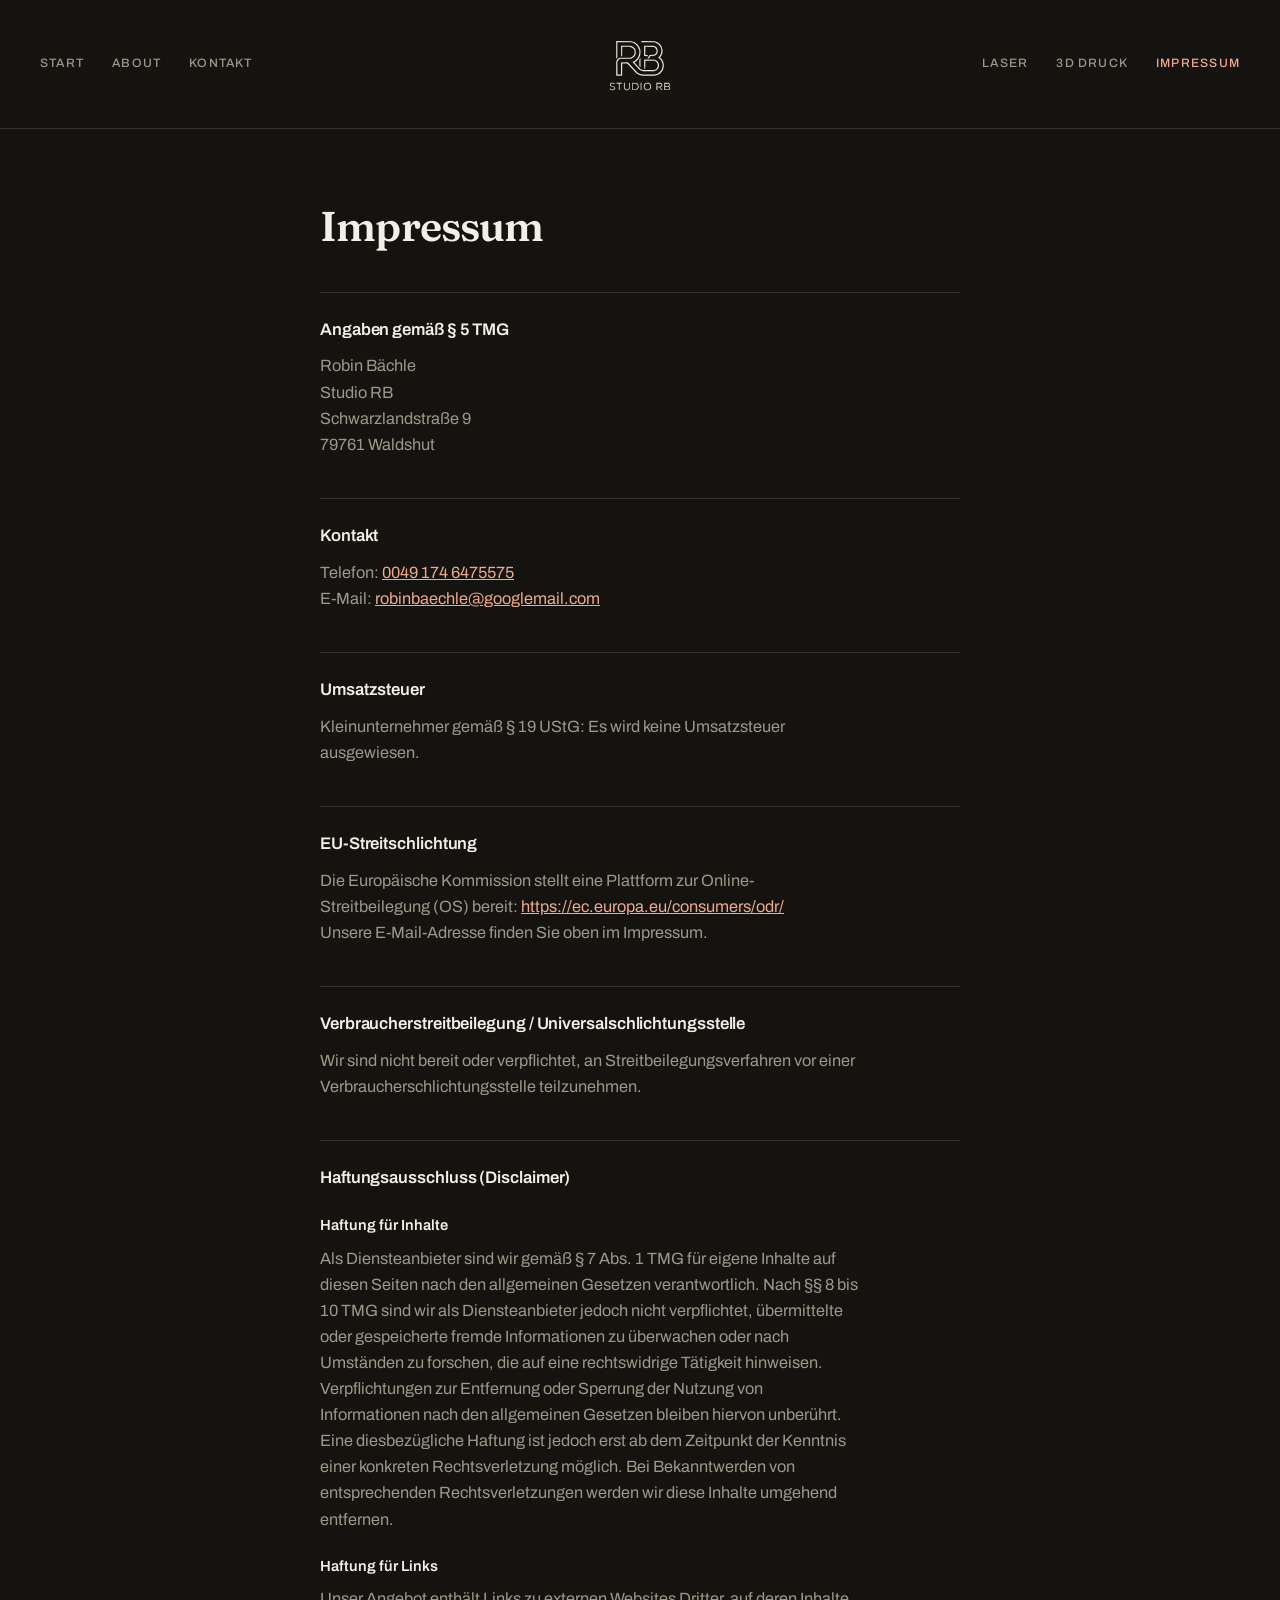
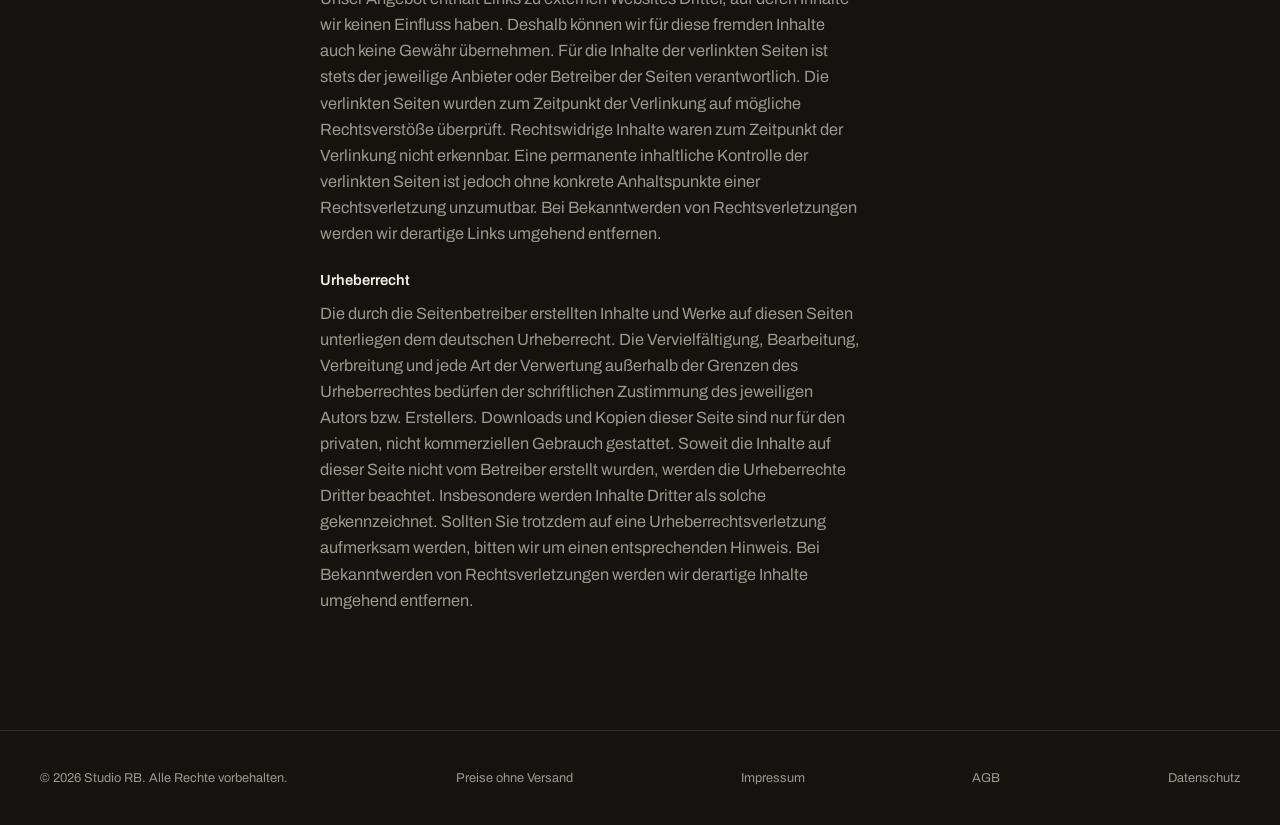
<file: impressum.html>
<!doctype html>
<html lang="de">
<head>
  <meta charset="utf-8">
  <meta name="viewport" content="width=device-width, initial-scale=1">
  <link rel="icon" type="image/svg+xml" href="assets/logo/rb-studio-favicon.svg">
  <title>Impressum — Studio RB</title>
  <link rel="stylesheet" href="assets/css/style.css">
</head>
<body>
  <header class="site-header">
    <button class="menu-toggle" id="menu-toggle" aria-label="Menü öffnen" aria-expanded="false">
      <span></span><span></span><span></span>
    </button>
    <nav class="site-nav nav-left">
      <a href="index.html">Start</a>
      <a href="about.html">About</a>
      <a href="contact.html">Kontakt</a>
    </nav>
    <div class="brand-block">
      <a class="brand" href="index.html">
        <img class="brand-logo" src="assets/logo/rb-studio-logo.svg" alt="Studio RB">
      </a>
    </div>
    <nav class="site-nav nav-right">
      <a href="laser.html">Laser</a>
      <a href="3d-druck.html">3D Druck</a>
      <a href="impressum.html" aria-current="page">Impressum</a>
    </nav>
    <nav class="mobile-nav" id="mobile-nav" hidden>
      <a href="index.html">Start</a>
      <a href="about.html">About</a>
      <a href="contact.html">Kontakt</a>
      <a href="laser.html">Laser</a>
      <a href="3d-druck.html">3D Druck</a>
      <a href="impressum.html" aria-current="page">Impressum</a>
    </nav>
  </header>

  <main class="page">
    <h1>Impressum</h1>

    <h2>Angaben gemäß § 5 TMG</h2>
    <address>
      Robin Bächle<br>
      Studio RB<br>
      Schwarzlandstraße 9<br>
      79761 Waldshut
    </address>

    <h2>Kontakt</h2>
    <p>
      Telefon: <a href="tel:+491746475575">0049 174 6475575</a><br>
      E-Mail: <a href="mailto:robinbaechle@googlemail.com">robinbaechle@googlemail.com</a>
    </p>

    <h2>Umsatzsteuer</h2>
    <p>Kleinunternehmer gemäß § 19 UStG: Es wird keine Umsatzsteuer ausgewiesen.</p>

    <h2>EU-Streitschlichtung</h2>
    <p>
      Die Europäische Kommission stellt eine Plattform zur Online-Streitbeilegung (OS) bereit:
      <a href="https://ec.europa.eu/consumers/odr/" target="_blank" rel="noopener">https://ec.europa.eu/consumers/odr/</a><br>
      Unsere E-Mail-Adresse finden Sie oben im Impressum.
    </p>

    <h2>Verbraucherstreitbeilegung / Universalschlichtungsstelle</h2>
    <p>Wir sind nicht bereit oder verpflichtet, an Streitbeilegungsverfahren vor einer Verbraucherschlichtungsstelle teilzunehmen.</p>

    <h2>Haftungsausschluss (Disclaimer)</h2>

    <h3>Haftung für Inhalte</h3>
    <p>Als Diensteanbieter sind wir gemäß § 7 Abs. 1 TMG für eigene Inhalte auf diesen Seiten nach den allgemeinen Gesetzen verantwortlich. Nach §§ 8 bis 10 TMG sind wir als Diensteanbieter jedoch nicht verpflichtet, übermittelte oder gespeicherte fremde Informationen zu überwachen oder nach Umständen zu forschen, die auf eine rechtswidrige Tätigkeit hinweisen. Verpflichtungen zur Entfernung oder Sperrung der Nutzung von Informationen nach den allgemeinen Gesetzen bleiben hiervon unberührt. Eine diesbezügliche Haftung ist jedoch erst ab dem Zeitpunkt der Kenntnis einer konkreten Rechtsverletzung möglich. Bei Bekanntwerden von entsprechenden Rechtsverletzungen werden wir diese Inhalte umgehend entfernen.</p>

    <h3>Haftung für Links</h3>
    <p>Unser Angebot enthält Links zu externen Websites Dritter, auf deren Inhalte wir keinen Einfluss haben. Deshalb können wir für diese fremden Inhalte auch keine Gewähr übernehmen. Für die Inhalte der verlinkten Seiten ist stets der jeweilige Anbieter oder Betreiber der Seiten verantwortlich. Die verlinkten Seiten wurden zum Zeitpunkt der Verlinkung auf mögliche Rechtsverstöße überprüft. Rechtswidrige Inhalte waren zum Zeitpunkt der Verlinkung nicht erkennbar. Eine permanente inhaltliche Kontrolle der verlinkten Seiten ist jedoch ohne konkrete Anhaltspunkte einer Rechtsverletzung unzumutbar. Bei Bekanntwerden von Rechtsverletzungen werden wir derartige Links umgehend entfernen.</p>

    <h3>Urheberrecht</h3>
    <p>Die durch die Seitenbetreiber erstellten Inhalte und Werke auf diesen Seiten unterliegen dem deutschen Urheberrecht. Die Vervielfältigung, Bearbeitung, Verbreitung und jede Art der Verwertung außerhalb der Grenzen des Urheberrechtes bedürfen der schriftlichen Zustimmung des jeweiligen Autors bzw. Erstellers. Downloads und Kopien dieser Seite sind nur für den privaten, nicht kommerziellen Gebrauch gestattet. Soweit die Inhalte auf dieser Seite nicht vom Betreiber erstellt wurden, werden die Urheberrechte Dritter beachtet. Insbesondere werden Inhalte Dritter als solche gekennzeichnet. Sollten Sie trotzdem auf eine Urheberrechtsverletzung aufmerksam werden, bitten wir um einen entsprechenden Hinweis. Bei Bekanntwerden von Rechtsverletzungen werden wir derartige Inhalte umgehend entfernen.</p>
  </main>

  <footer class="site-footer">
    <p>&copy; <span id="copyright-year"></span> Studio RB. Alle Rechte vorbehalten.</p>
    <p class="footer-note">Preise ohne Versand</p>
    <a href="impressum.html">Impressum</a>
    <a href="agb.html">AGB</a>
    <a href="datenschutz.html">Datenschutz</a>
  </footer>

  <script src="assets/js/nav.js"></script>
</body>
</html>
</file>
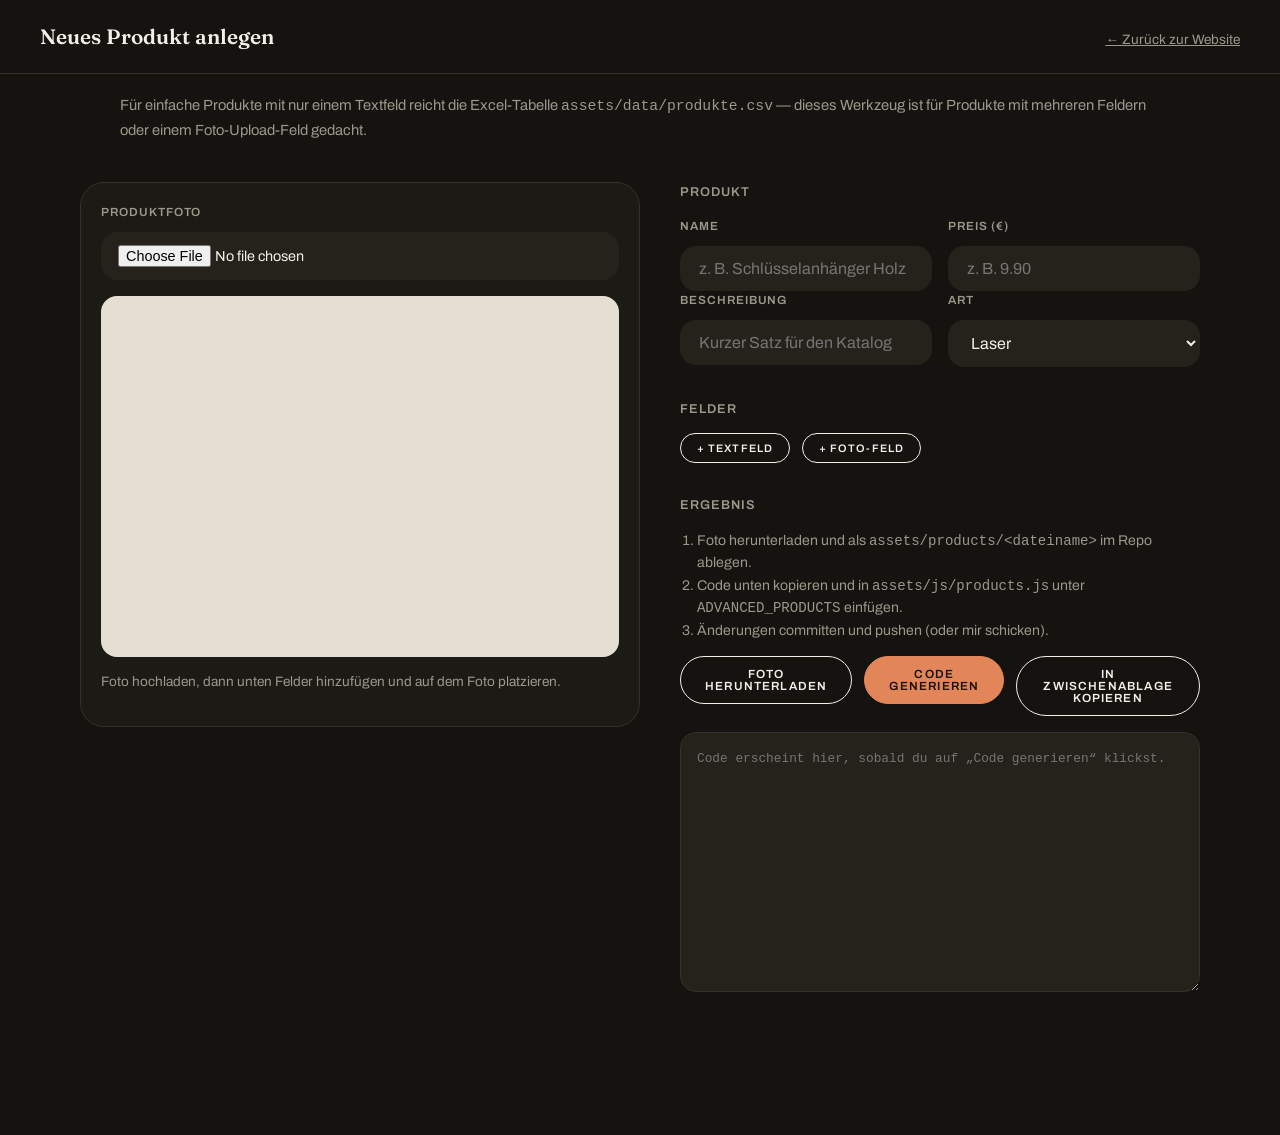
<file: tools/designer.html>
<!doctype html>
<html lang="de">
<head>
  <meta charset="utf-8">
  <meta name="viewport" content="width=device-width, initial-scale=1">
  <link rel="icon" type="image/svg+xml" href="../assets/logo/rb-studio-favicon.svg">
  <title>Designer-Werkzeug — Studio RB</title>
  <link rel="stylesheet" href="../assets/css/style.css">
  <link rel="stylesheet" href="../assets/css/designer.css">
</head>
<body>
  <header class="designer-header">
    <h1>Neues Produkt anlegen</h1>
    <a href="../laser.html">← Zurück zur Website</a>
  </header>

  <p class="designer-intro">Für einfache Produkte mit nur einem Textfeld reicht die Excel-Tabelle <code>assets/data/produkte.csv</code> — dieses Werkzeug ist für Produkte mit mehreren Feldern oder einem Foto-Upload-Feld gedacht.</p>

  <div class="designer-layout">
    <section class="designer-canvas-panel">
      <div class="field" style="margin-bottom: 16px;">
        <label for="photo-input">Produktfoto</label>
        <input type="file" id="photo-input" accept="image/png, image/jpeg">
      </div>
      <canvas id="designer-canvas" width="460" height="320"></canvas>
      <p class="designer-hint" id="designer-hint">Foto hochladen, dann unten Felder hinzufügen und auf dem Foto platzieren.</p>
    </section>

    <section>
      <div class="designer-section">
        <h2>Produkt</h2>
        <div class="designer-grid">
          <div class="field">
            <label for="p-name">Name</label>
            <input type="text" id="p-name" placeholder="z. B. Schlüsselanhänger Holz">
          </div>
          <div class="field">
            <label for="p-price">Preis (€)</label>
            <input type="text" id="p-price" placeholder="z. B. 9.90">
          </div>
        </div>
        <div class="designer-grid">
          <div class="field">
            <label for="p-desc">Beschreibung</label>
            <input type="text" id="p-desc" placeholder="Kurzer Satz für den Katalog">
          </div>
          <div class="field">
            <label for="p-category">Art</label>
            <select id="p-category">
              <option value="Laser">Laser</option>
              <option value="3D">3D-Druck</option>
            </select>
          </div>
        </div>
      </div>

      <div class="designer-section">
        <h2>Felder</h2>
        <div id="fields-list"></div>
        <div class="actions">
          <button class="btn small" id="add-text-field" type="button">+ Textfeld</button>
          <button class="btn small" id="add-image-field" type="button">+ Foto-Feld</button>
        </div>
      </div>

      <div class="designer-section">
        <h2>Ergebnis</h2>
        <ol class="designer-steps">
          <li>Foto herunterladen und als <code>assets/products/&lt;dateiname&gt;</code> im Repo ablegen.</li>
          <li>Code unten kopieren und in <code>assets/js/products.js</code> unter <code>ADVANCED_PRODUCTS</code> einfügen.</li>
          <li>Änderungen committen und pushen (oder mir schicken).</li>
        </ol>
        <div class="actions" style="margin-bottom: 16px;">
          <button class="btn" id="download-photo-btn" type="button">Foto herunterladen</button>
          <button class="btn primary" id="generate-code-btn" type="button">Code generieren</button>
          <button class="btn" id="copy-code-btn" type="button">In Zwischenablage kopieren</button>
        </div>
        <textarea id="code-output" readonly placeholder="Code erscheint hier, sobald du auf „Code generieren“ klickst."></textarea>
      </div>
    </section>
  </div>

  <script src="../assets/js/designer.js"></script>
</body>
</html>
</file>
<file: assets/css/style.css>
@font-face {
  font-family: "Archivo";
  font-style: normal;
  font-weight: 400;
  font-display: swap;
  src: url("../fonts/archivo-400.woff2") format("woff2");
}
@font-face {
  font-family: "Archivo";
  font-style: normal;
  font-weight: 500;
  font-display: swap;
  src: url("../fonts/archivo-500.woff2") format("woff2");
}
@font-face {
  font-family: "Archivo";
  font-style: normal;
  font-weight: 600;
  font-display: swap;
  src: url("../fonts/archivo-600.woff2") format("woff2");
}
@font-face {
  font-family: "Fraunces";
  font-style: normal;
  font-weight: 600;
  font-display: swap;
  src: url("../fonts/fraunces-600.woff2") format("woff2");
}

:root {
  --bg: #14130F;
  --surface: #1C1A15;
  --surface-2: #24221B;
  --text: #F2EFE8;
  --text-muted: #9C978A;
  --border: #34312A;
  --accent: #E28558;
  --accent-ink: #F0AA84;
  --accent-contrast: #1A1108;

  --font-display: "Fraunces", ui-serif, Georgia, serif;
  --font-body: "Archivo", -apple-system, "Segoe UI", sans-serif;

  --radius-lg: 24px;
  --radius-md: 16px;
}

* { box-sizing: border-box; }

html, body {
  margin: 0;
  background: var(--bg);
  color: var(--text);
}

body {
  font-family: var(--font-body);
  font-size: 16px;
  line-height: 1.6;
  -webkit-font-smoothing: antialiased;
}

@media (prefers-reduced-motion: reduce) {
  * { transition: none !important; animation: none !important; }
}

/* Elemente mit eigenem "display" (Flex/Grid) würden sonst das
   hidden-Attribut ignorieren, da Autor-Regeln die UA-Vorgabe schlagen. */
[hidden] {
  display: none !important;
}

a { color: var(--accent-ink); }

.site-header {
  display: grid;
  grid-template-columns: 1fr auto 1fr;
  align-items: center;
  gap: 16px;
  padding: 18px 40px;
  border-bottom: 1px solid var(--border);
  position: sticky;
  top: 0;
  z-index: 100;
  background: var(--bg);
}

.site-nav {
  display: flex;
  gap: 28px;
  list-style: none;
  margin: 0;
  padding: 0;
}

.site-nav.nav-left { justify-self: start; }
.site-nav.nav-right { justify-self: end; }

.site-nav a {
  font-family: var(--font-body);
  font-weight: 500;
  font-size: .76rem;
  text-transform: uppercase;
  letter-spacing: .1em;
  text-decoration: none;
  color: var(--text-muted);
  transition: color .15s ease;
}

.site-nav a:hover { color: var(--text); }
.site-nav a[aria-current="page"] { color: var(--accent-ink); }

.brand-block {
  justify-self: center;
  display: flex;
  flex-direction: column;
  align-items: center;
  gap: 6px;
}

.brand {
  display: block;
  line-height: 0;
}

.brand-logo {
  height: 92px;
  width: auto;
  display: block;
}

.tagline {
  font-family: var(--font-body);
  font-weight: 500;
  font-size: .66rem;
  text-transform: uppercase;
  letter-spacing: .16em;
  color: var(--text-muted);
}

.menu-toggle {
  display: none;
  flex-direction: column;
  justify-content: center;
  gap: 5px;
  width: 26px;
  height: 26px;
  border: none;
  background: none;
  padding: 0;
  cursor: pointer;
  justify-self: start;
}

.menu-toggle span {
  display: block;
  height: 2px;
  width: 100%;
  background: var(--text);
  border-radius: 1px;
}

.mobile-nav {
  display: none;
}

@media (max-width: 760px) {
  .site-header {
    grid-template-columns: 26px 1fr 26px;
    padding: 18px 20px;
  }
  .site-nav.nav-left, .site-nav.nav-right {
    display: none;
  }
  .menu-toggle {
    display: flex;
  }
  .brand-logo {
    height: 64px;
  }
  .mobile-nav:not([hidden]) {
    grid-column: 1 / -1;
    display: flex;
    flex-direction: column;
    border-bottom: 1px solid var(--border);
    background: var(--surface);
  }
  .mobile-nav a {
    padding: 16px 24px;
    border-top: 1px solid var(--border);
    text-decoration: none;
    font-family: var(--font-body);
    font-weight: 500;
    font-size: .82rem;
    text-transform: uppercase;
    letter-spacing: .08em;
    color: var(--text-muted);
  }
  .mobile-nav a[aria-current="page"] { color: var(--accent-ink); }
}

main {
  max-width: 1100px;
  margin: 0 auto;
  padding: 64px 40px 100px;
}

/* ---------- home ---------- */
main.home {
  padding-top: 96px;
  padding-bottom: 120px;
}

.home h1 {
  font-family: var(--font-display);
  font-weight: 600;
  font-size: clamp(2.3rem, 1.8rem + 2.2vw, 3.6rem);
  line-height: 1.08;
  letter-spacing: -.02em;
  max-width: 17ch;
  margin: 0 0 22px;
  text-wrap: balance;
}

.home .intro {
  color: var(--text-muted);
  max-width: 54ch;
  font-size: 1.06rem;
  margin: 0 0 40px;
}

.home .actions {
  margin-top: 0;
  flex-wrap: wrap;
}

/* ---------- simple content pages ---------- */
main.page {
  max-width: 720px;
}

main.page h1 {
  font-family: var(--font-display);
  font-weight: 600;
  font-size: clamp(2rem, 1.7rem + 1.2vw, 2.6rem);
  letter-spacing: -.02em;
  margin: 0 0 24px;
}

main.page p {
  color: var(--text-muted);
  font-size: 1.02rem;
  max-width: 60ch;
  margin: 0 0 16px;
}

main.page .lede {
  font-family: var(--font-display);
  font-style: italic;
  font-weight: 600;
  font-size: 1.4rem;
  color: var(--text);
  line-height: 1.35;
  max-width: 20ch;
  margin: 0 0 32px;
  text-wrap: balance;
}

main.page address {
  font-style: normal;
  color: var(--text-muted);
  font-size: 1.02rem;
  line-height: 1.6;
  margin: 0 0 16px;
}

main.page h2 {
  font-family: var(--font-body);
  font-weight: 600;
  font-size: 1.05rem;
  color: var(--text);
  letter-spacing: -.005em;
  margin: 40px 0 10px;
  padding-top: 24px;
  border-top: 1px solid var(--border);
}

main.page h2:first-of-type {
  margin-top: 32px;
}

main.page h3 {
  font-family: var(--font-body);
  font-weight: 600;
  font-size: .92rem;
  color: var(--text);
  margin: 22px 0 8px;
}

main.page a {
  color: var(--accent-ink);
}

main.page .placeholder-note {
  margin-top: 32px;
  padding: 16px 20px;
  border-radius: var(--radius-md);
  background: var(--surface-2);
  color: var(--text-muted);
  font-size: .88rem;
}

main.page .price {
  font-family: var(--font-body);
  font-weight: 500;
  color: var(--accent-ink);
  font-size: 1.1rem;
  margin: 0 0 24px;
}

#order-values {
  list-style: none;
  margin: 0 0 28px;
  padding: 0;
  display: flex;
  flex-direction: column;
  gap: 14px;
}

#order-values li {
  padding: 14px 18px;
  background: var(--surface-2);
  border-radius: var(--radius-md);
  font-size: .95rem;
}

.order-thumb {
  max-width: 200px;
  border-radius: var(--radius-md);
  margin-top: 8px;
  display: block;
}

#order-confirmation:not([hidden]) {
  display: flex;
  flex-direction: column;
  align-items: flex-start;
  gap: 20px;
}

/* ---------- catalog grid ---------- */
.catalog h1 {
  font-family: var(--font-display);
  font-weight: 600;
  font-size: clamp(2.1rem, 1.7rem + 1.6vw, 2.9rem);
  line-height: 1.08;
  letter-spacing: -.02em;
  margin: 0 0 14px;
  text-wrap: balance;
}

.catalog .intro {
  color: var(--text-muted);
  max-width: 52ch;
  font-size: 1.02rem;
  margin: 0 0 56px;
}

.product-grid {
  display: grid;
  grid-template-columns: repeat(auto-fit, minmax(250px, 1fr));
  column-gap: 32px;
  row-gap: 48px;
}

.product-card {
  display: flex;
  flex-direction: column;
}

.product-card > a {
  display: block;
}

.product-card .thumb {
  aspect-ratio: 4 / 3;
  width: 100%;
  display: block;
  background: var(--surface-2);
  object-fit: cover;
  border-radius: var(--radius-lg);
  margin-bottom: 18px;
  transition: opacity .2s ease;
}

.product-card:hover .thumb { opacity: .85; }

.product-card .body {
  display: flex;
  flex-direction: column;
  flex: 1;
  gap: 4px;
}

.product-card h2 {
  font-family: var(--font-body);
  font-weight: 600;
  font-size: 1.02rem;
  margin: 0;
  letter-spacing: -.01em;
}

.product-card .price {
  font-family: var(--font-body);
  font-weight: 500;
  font-size: .92rem;
  color: var(--accent-ink);
  font-variant-numeric: tabular-nums;
  margin: 0 0 4px;
}

.product-card .stock {
  font-size: .78rem;
  color: var(--text-muted);
  margin: 0 0 10px;
}

.product-card .stock.out {
  color: var(--accent-ink);
}

.product-card .desc {
  color: var(--text-muted);
  font-size: .88rem;
  line-height: 1.5;
  margin: 0 0 16px;
  min-height: 3em;
  display: -webkit-box;
  -webkit-line-clamp: 2;
  -webkit-box-orient: vertical;
  overflow: hidden;
}

.product-card .btn {
  margin-top: auto;
}

/* ---------- buttons ---------- */
.btn {
  display: inline-flex;
  align-items: center;
  justify-content: center;
  align-self: flex-start;
  border: 1px solid var(--text);
  border-radius: 999px;
  padding: 11px 24px;
  font-family: var(--font-body);
  font-weight: 600;
  font-size: .74rem;
  text-transform: uppercase;
  letter-spacing: .1em;
  text-decoration: none;
  text-align: center;
  cursor: pointer;
  background: transparent;
  color: var(--text);
  transition: background .18s ease, color .18s ease, border-color .18s ease;
}

.btn:hover {
  background: var(--text);
  color: var(--bg);
}

.btn:focus-visible { outline: 2px solid var(--accent); outline-offset: 2px; }

.btn.primary {
  background: var(--accent);
  border-color: var(--accent);
  color: var(--accent-contrast);
}

.btn.primary:hover {
  background: var(--accent-ink);
  border-color: var(--accent-ink);
  color: var(--accent-contrast);
}

.btn:disabled {
  opacity: .45;
  cursor: not-allowed;
}

/* ---------- product / customizer page ---------- */
.back-link {
  display: inline-block;
  margin-bottom: 32px;
  font-family: var(--font-body);
  font-weight: 500;
  font-size: .78rem;
  letter-spacing: .04em;
  text-decoration: none;
  color: var(--text-muted);
}

.media-column {
  display: flex;
  flex-direction: column;
  gap: 40px;
}

.gallery {
  max-width: 500px;
}

.gallery-main {
  width: 100%;
  aspect-ratio: 4 / 3;
  object-fit: cover;
  border-radius: var(--radius-lg);
  background: var(--surface-2);
  display: block;
}

.gallery-thumbs {
  display: flex;
  gap: 10px;
  margin-top: 12px;
  flex-wrap: wrap;
}

.gallery-thumb {
  width: 64px;
  height: 64px;
  padding: 0;
  border: 1.5px solid transparent;
  border-radius: var(--radius-md);
  overflow: hidden;
  background: none;
  cursor: pointer;
}

.gallery-thumb img {
  width: 100%;
  height: 100%;
  object-fit: cover;
  display: block;
}

.gallery-thumb.active {
  border-color: var(--accent);
}

.gallery-hint {
  font-size: .82rem;
  color: var(--text-muted);
  line-height: 1.5;
  margin: 12px 4px 0;
}

.empty-catalog {
  color: var(--text-muted);
  font-size: 1rem;
}

.product-layout {
  display: grid;
  grid-template-columns: minmax(280px, 500px) 1fr;
  gap: 56px;
  align-items: start;
}

@media (max-width: 760px) {
  .product-layout { grid-template-columns: 1fr; }
}

.preview-panel {
  background: var(--surface);
  border: 1px solid var(--border);
  padding: 20px;
  border-radius: var(--radius-lg);
  overflow: hidden;
}

.preview-panel canvas,
.preview-panel img {
  width: 100%;
  height: auto;
  display: block;
  background: var(--surface-2);
  border-radius: var(--radius-md);
}

.preview-caption {
  font-size: .82rem;
  color: var(--text-muted);
  line-height: 1.5;
  margin: 16px 4px 0;
}

.customizer-form h1 {
  font-family: var(--font-display);
  font-weight: 600;
  font-size: clamp(1.7rem, 1.4rem + 1vw, 2.2rem);
  letter-spacing: -.01em;
  margin: 0 0 6px;
}

.customizer-form .product-desc {
  font-family: var(--font-body);
  color: var(--text-muted);
  font-size: .95rem;
  line-height: 1.5;
  margin: 0 0 16px;
}

.customizer-form .price {
  font-family: var(--font-body);
  font-weight: 500;
  color: var(--accent-ink);
  font-size: 1.05rem;
  margin: 0 0 20px;
  font-variant-numeric: tabular-nums;
}

.tier-table {
  list-style: none;
  margin: 0 0 20px;
  padding: 0;
  display: flex;
  flex-direction: column;
  gap: 6px;
}

.tier-table li {
  display: flex;
  justify-content: space-between;
  padding: 9px 16px;
  background: var(--surface-2);
  border-radius: var(--radius-md);
  font-size: .85rem;
  color: var(--text-muted);
  font-variant-numeric: tabular-nums;
}

.stock-note {
  font-size: .82rem;
  color: var(--text-muted);
  margin: 0 0 24px;
}

.stock-note.out {
  color: var(--accent-ink);
}

.qty-field input[type="number"] {
  max-width: 120px;
}

.field {
  margin-bottom: 26px;
}

.field label {
  display: block;
  font-family: var(--font-body);
  font-size: .74rem;
  font-weight: 600;
  text-transform: uppercase;
  letter-spacing: .08em;
  color: var(--text-muted);
  margin-bottom: 10px;
}

.field .hint {
  display: block;
  font-size: .78rem;
  text-transform: none;
  letter-spacing: normal;
  color: var(--text-muted);
  font-weight: 400;
  margin-top: 6px;
}

.field input[type="text"],
.field input[type="email"],
.field input[type="number"],
.field textarea,
.field select {
  width: 100%;
  padding: 13px 18px;
  border: 1.5px solid transparent;
  border-radius: var(--radius-md);
  background: var(--surface-2);
  color: var(--text);
  font-family: var(--font-body);
  font-size: 1rem;
  transition: border-color .15s ease;
}

.field textarea {
  min-height: 140px;
  resize: vertical;
}

.field input[type="text"]:focus-visible,
.field input[type="email"]:focus-visible,
.field input[type="number"]:focus-visible,
.field textarea:focus-visible,
.field select:focus-visible {
  outline: none;
  border-color: var(--accent);
}

.field input[type="file"] {
  width: 100%;
  padding: 12px 16px;
  border: 1.5px solid transparent;
  border-radius: var(--radius-md);
  background: var(--surface-2);
  color: var(--text);
  font-family: var(--font-body);
  font-size: .9rem;
}

.field input[type="file"]:focus-visible {
  outline: none;
  border-color: var(--accent);
}

.actions {
  display: flex;
  gap: 12px;
  margin-top: 8px;
}

/* ---------- KI-Vorschau ---------- */
.ai-preview {
  margin-top: 40px;
  padding-top: 32px;
  border-top: 1px solid var(--border);
}

.ai-preview #ai-generate-btn {
  margin-bottom: 24px;
}

.ai-hint {
  margin: -4px 0 4px;
}

.ai-hint summary {
  cursor: pointer;
  font-size: .82rem;
  color: var(--text-muted);
  text-decoration: underline;
  text-underline-offset: 3px;
}

.ai-hint summary::marker,
.ai-hint summary::-webkit-details-marker {
  color: var(--accent-ink);
}

.ai-hint p {
  margin: 10px 0 0;
  font-size: .82rem;
  color: var(--text-muted);
  line-height: 1.6;
}

.ai-status {
  font-size: .85rem;
  color: var(--text-muted);
  margin: 14px 0 0;
}

.ai-status.error {
  color: var(--accent-ink);
}

.ai-result {
  margin-top: 20px;
}

.ai-refine {
  margin-top: 20px;
}

.ai-refine label {
  display: block;
  font-family: var(--font-body);
  font-size: .74rem;
  font-weight: 600;
  text-transform: uppercase;
  letter-spacing: .08em;
  color: var(--text-muted);
  margin-bottom: 10px;
}

.ai-refine textarea {
  width: 100%;
  min-height: 90px;
  padding: 13px 18px;
  border: 1.5px solid transparent;
  border-radius: var(--radius-md);
  background: var(--surface-2);
  color: var(--text);
  font-family: var(--font-body);
  font-size: 1rem;
  resize: vertical;
  margin-bottom: 14px;
}

.ai-refine textarea:focus-visible {
  outline: none;
  border-color: var(--accent);
}

/* ---------- Zusatzprodukte ---------- */
.related-products {
  margin-top: 40px;
  padding-top: 32px;
  border-top: 1px solid var(--border);
}

.related-products h2 {
  font-family: var(--font-display);
  font-weight: 600;
  font-size: 1.3rem;
  margin: 0 0 16px;
}

.related-products ul {
  list-style: none;
  margin: 0;
  padding: 0;
  display: flex;
  flex-direction: column;
  gap: 10px;
}

.related-products a {
  color: var(--accent-ink);
}

/* ---------- contact form ---------- */
.contact-form {
  max-width: 560px;
  margin-top: 28px;
}

.form-row {
  display: grid;
  grid-template-columns: 1fr 1fr;
  gap: 16px;
}

@media (max-width: 600px) {
  .form-row {
    grid-template-columns: 1fr;
  }
}

.form-status {
  margin-top: 24px;
  padding: 14px 20px;
  border-radius: var(--radius-md);
  background: var(--surface-2);
  color: var(--text-muted);
  font-size: .88rem;
  max-width: 560px;
}

.form-status.error {
  color: var(--accent-ink);
}

/* ---------- 3D-Druck-Preisanfrage ---------- */
.print-request {
  margin-top: 72px;
  padding-top: 40px;
  border-top: 1px solid var(--border);
}

.print-request h2 {
  font-family: var(--font-display);
  font-weight: 600;
  font-size: clamp(1.5rem, 1.3rem + .8vw, 1.9rem);
  margin: 0 0 10px;
}

.print-request .intro {
  margin: 0 0 28px;
}

/* ---------- footer ---------- */
.site-footer {
  border-top: 1px solid var(--border);
  padding: 24px 40px;
  display: flex;
  align-items: center;
  justify-content: space-between;
  flex-wrap: wrap;
  gap: 12px;
  font-family: var(--font-body);
  font-size: .8rem;
  color: var(--text-muted);
}

.site-footer a {
  color: var(--text-muted);
  text-decoration: none;
}

.site-footer a:hover {
  color: var(--text);
}

@media (max-width: 600px) {
  .site-footer {
    justify-content: center;
    text-align: center;
  }
}
</file>
<file: assets/css/designer.css>
.designer-header {
  padding: 20px 40px;
  border-bottom: 1px solid var(--border);
  display: flex;
  align-items: baseline;
  justify-content: space-between;
  flex-wrap: wrap;
  gap: 8px;
}

.designer-header a { color: var(--text-muted); font-size: .85rem; }

.designer-intro {
  max-width: 1120px;
  margin: 20px auto 0;
  padding: 0 40px;
  color: var(--text-muted);
  font-size: .92rem;
}

.designer-header h1 {
  font-family: var(--font-display);
  font-size: 1.3rem;
  font-weight: 600;
  margin: 0;
}

.designer-layout {
  display: grid;
  grid-template-columns: minmax(280px, 560px) 1fr;
  gap: 40px;
  align-items: start;
  max-width: 1200px;
  margin: 0 auto;
  padding: 40px 40px 100px;
}

@media (max-width: 860px) {
  .designer-layout { grid-template-columns: 1fr; }
}

.designer-canvas-panel {
  background: var(--surface);
  border: 1px solid var(--border);
  border-radius: var(--radius-lg);
  padding: 20px;
}

#designer-canvas {
  width: 100%;
  height: auto;
  display: block;
  background: var(--surface-2);
  border-radius: var(--radius-md);
  cursor: crosshair;
}

.designer-hint {
  margin-top: 14px;
  font-size: .85rem;
  color: var(--text-muted);
}

.designer-hint.armed {
  color: var(--accent-ink);
}

.designer-section {
  margin-bottom: 32px;
}

.designer-section h2 {
  font-family: var(--font-body);
  font-size: .8rem;
  text-transform: uppercase;
  letter-spacing: .08em;
  color: var(--text-muted);
  margin: 0 0 14px;
}

.designer-grid {
  display: grid;
  grid-template-columns: 1fr 1fr;
  gap: 16px;
}

.designer-grid .field { margin-bottom: 0; }

.field-card {
  border: 1px solid var(--border);
  border-radius: var(--radius-md);
  padding: 16px;
  margin-bottom: 14px;
  display: flex;
  flex-direction: column;
  gap: 10px;
}

.field-card .row {
  display: grid;
  grid-template-columns: 1fr 1fr;
  gap: 10px;
}

.field-card .row3 {
  display: grid;
  grid-template-columns: 1fr 1fr 1fr;
  gap: 10px;
}

.field-card .field-actions {
  display: flex;
  gap: 10px;
  margin-top: 4px;
}

.field-card select {
  width: 100%;
  padding: 10px 12px;
  border: 1.5px solid transparent;
  border-radius: var(--radius-md);
  background: var(--surface-2);
  color: var(--text);
  font-family: var(--font-body);
  font-size: .9rem;
}

.btn.small {
  padding: 8px 16px;
  font-size: .68rem;
}

.btn.danger {
  border-color: var(--accent-ink);
  color: var(--accent-ink);
}

.btn.danger:hover {
  background: var(--accent-ink);
  color: var(--accent-contrast);
}

#code-output {
  width: 100%;
  min-height: 260px;
  background: var(--surface-2);
  color: var(--text);
  border: 1px solid var(--border);
  border-radius: var(--radius-md);
  padding: 16px;
  font-family: ui-monospace, "SF Mono", Menlo, Consolas, monospace;
  font-size: .8rem;
  line-height: 1.5;
  white-space: pre;
  overflow: auto;
}

.designer-steps {
  font-size: .88rem;
  color: var(--text-muted);
  line-height: 1.6;
  padding-left: 1.2em;
}
</file>
